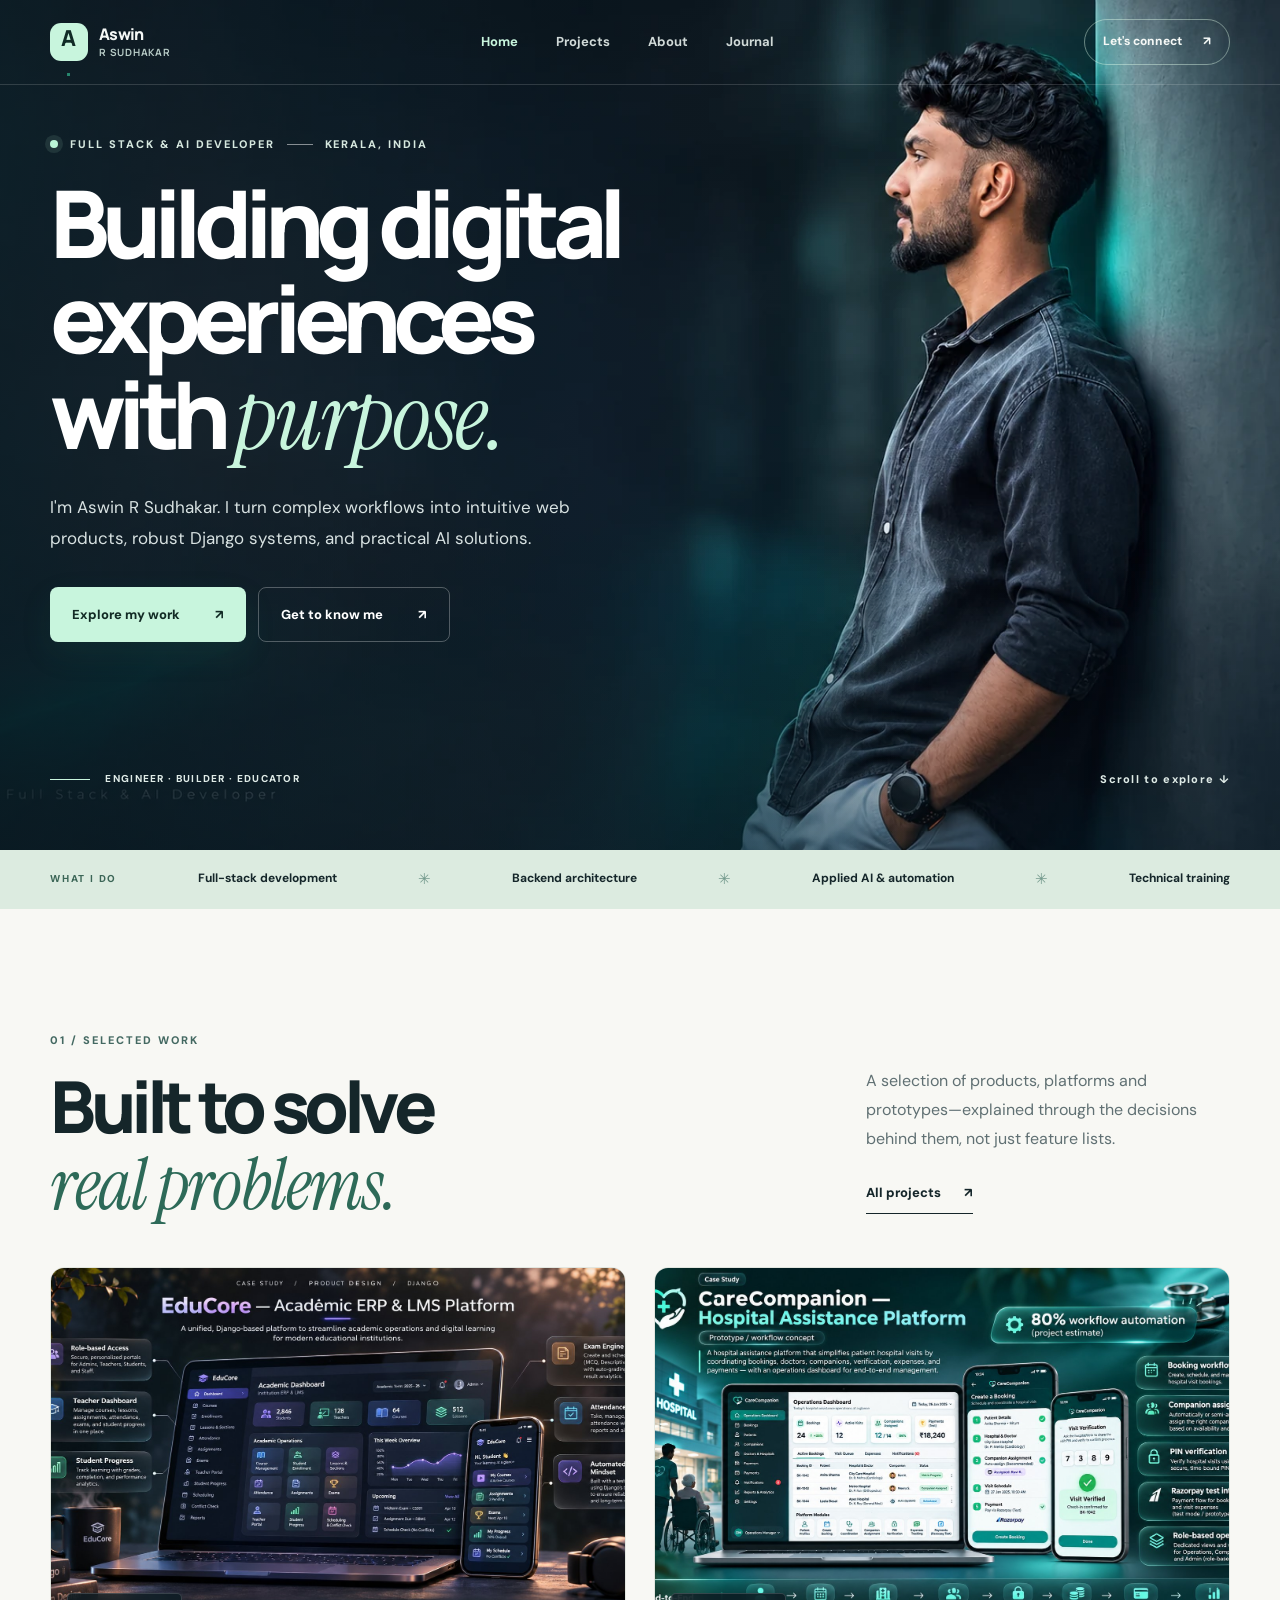
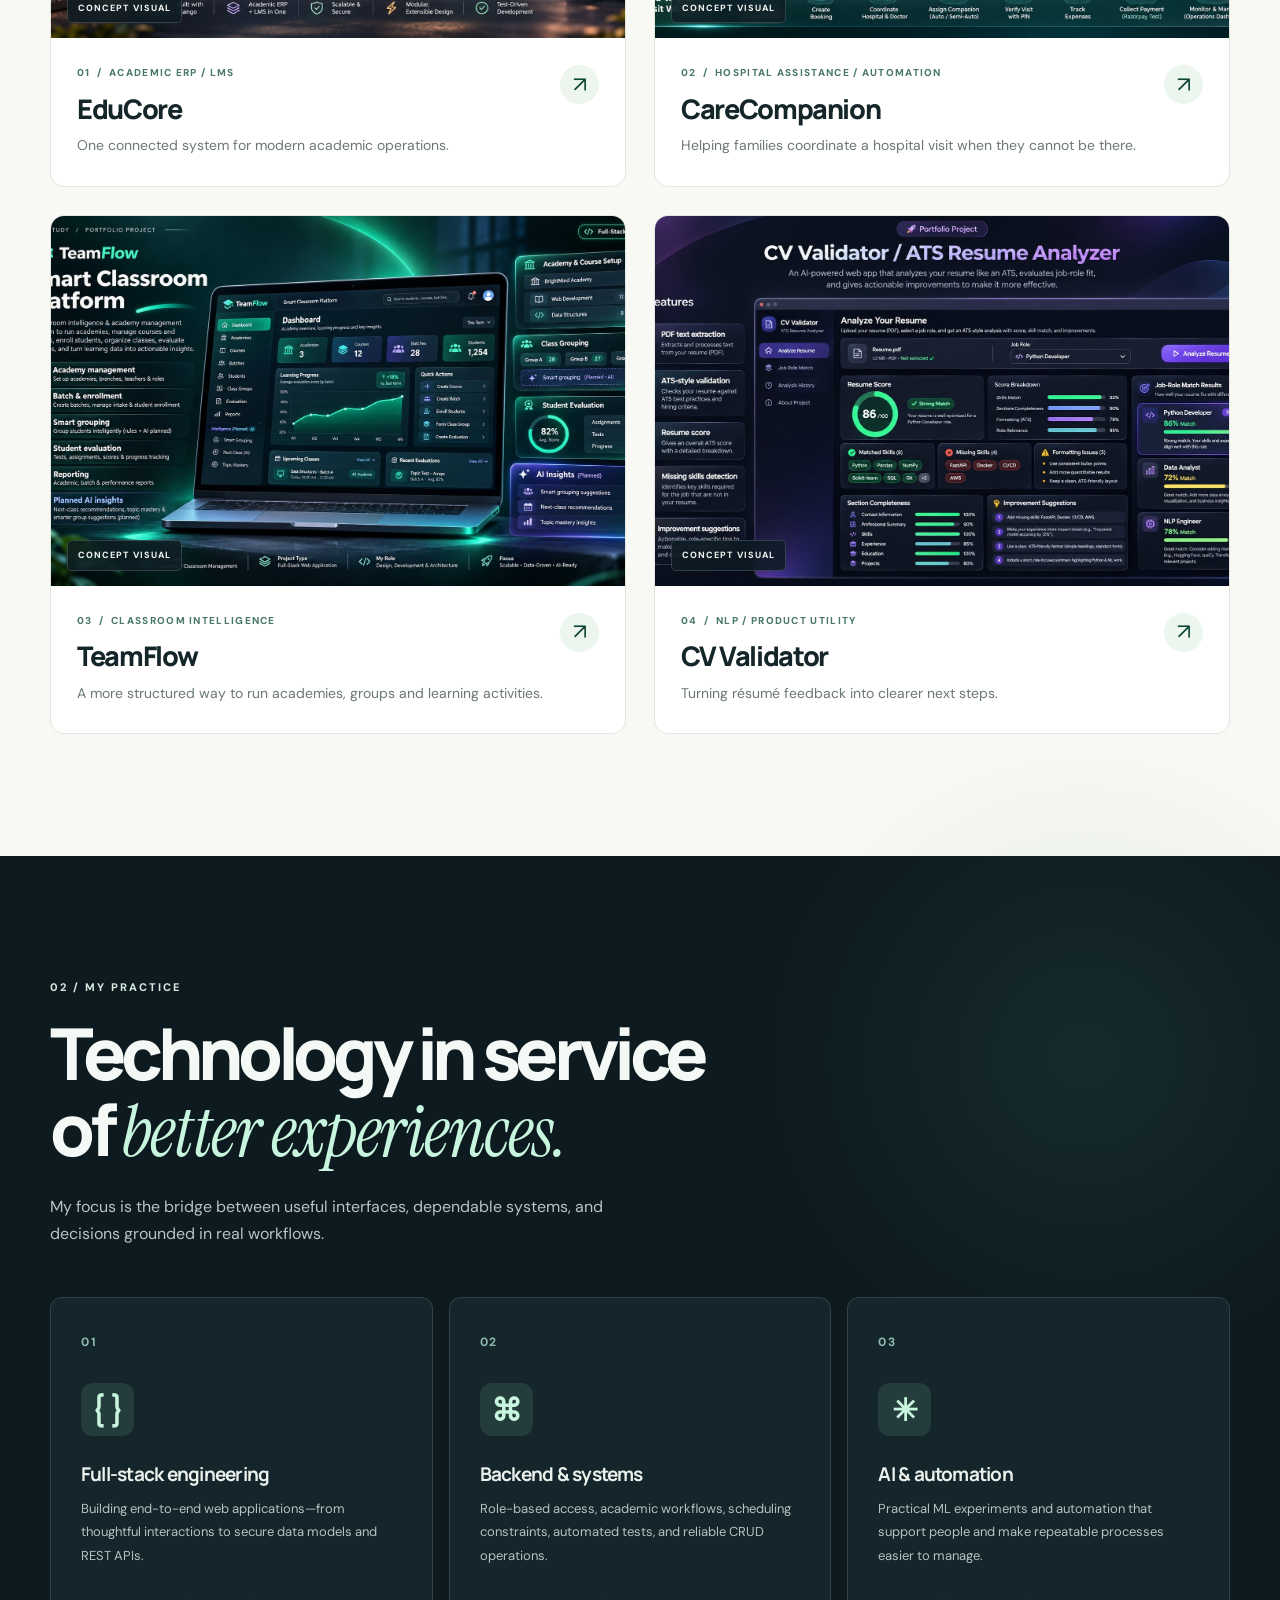
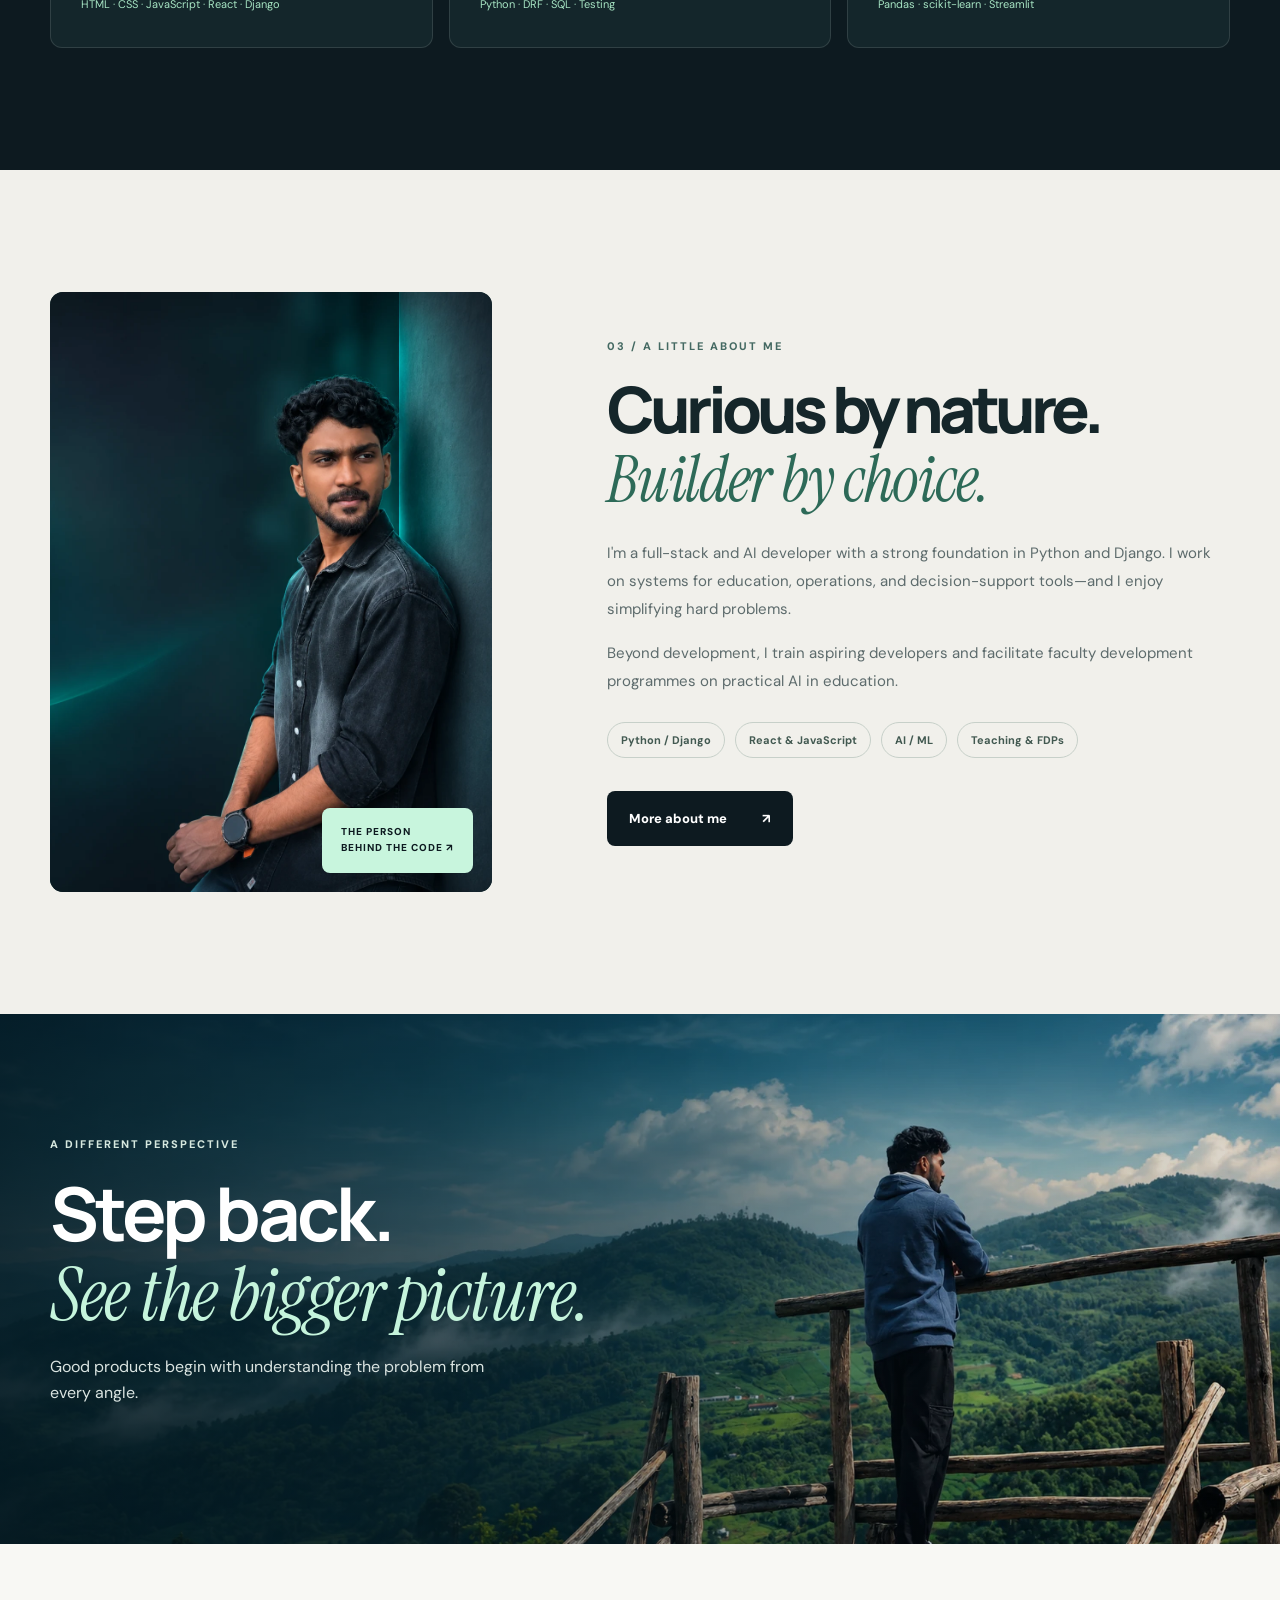
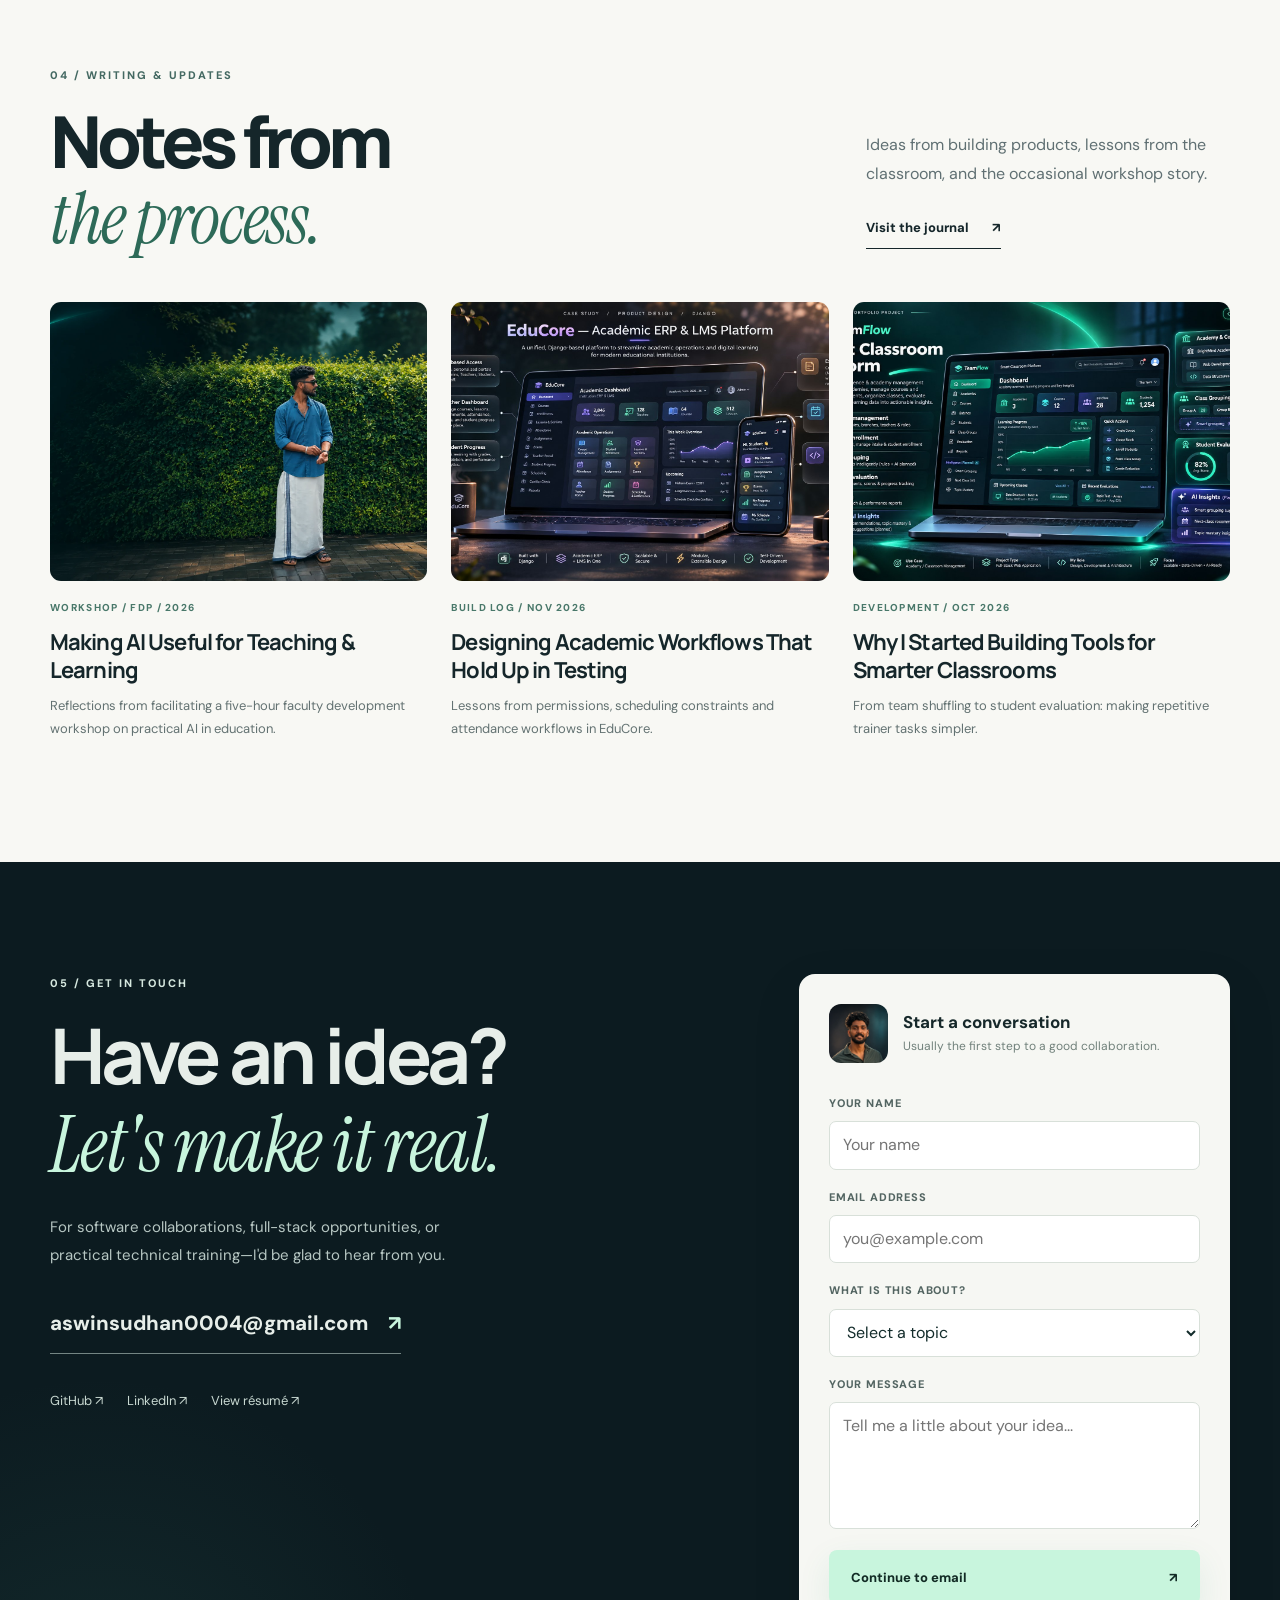
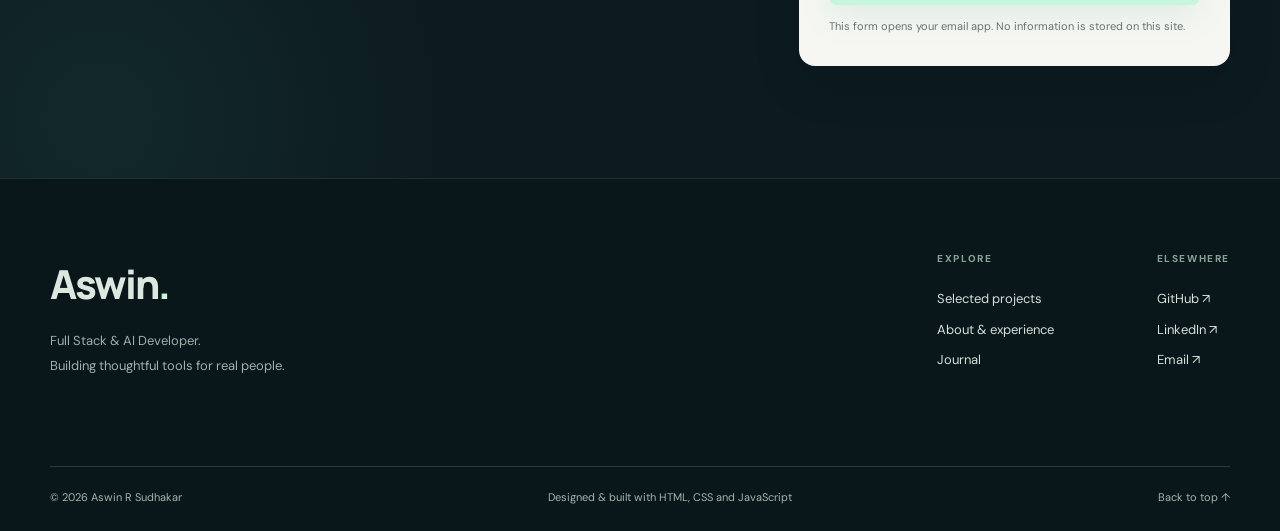
<file: index.html>
<!doctype html>
<html lang="en"><head><meta charset="utf-8"><meta name="viewport" content="width=device-width,initial-scale=1"><meta name="theme-color" content="#0c1b20"><meta name="description" content="Portfolio of Aswin R Sudhakar, Full Stack & AI Developer. Explore full-stack development, Django systems, case studies, teaching and writing."><meta property="og:type" content="website"><meta property="og:title" content="Full Stack & AI Developer | Aswin R Sudhakar"><meta property="og:description" content="Portfolio of Aswin R Sudhakar, Full Stack & AI Developer. Explore full-stack development, Django systems, case studies, teaching and writing."><meta property="og:image" content="assets/photos/hero.webp"><title>Full Stack & AI Developer | Aswin R Sudhakar</title><link rel="icon" type="image/svg+xml" href="favicon.svg"><link rel="preconnect" href="https://fonts.googleapis.com"><link rel="preconnect" href="https://fonts.gstatic.com" crossorigin><link href="https://fonts.googleapis.com/css2?family=DM+Sans:wght@400;500;600;700&family=Manrope:wght@400;500;600;700;800&family=Instrument+Serif:ital@0;1&display=swap" rel="stylesheet"><link rel="stylesheet" href="assets/style.css"><script src="assets/data.js" defer></script><script src="assets/app.js" defer></script></head>
<body id="top" data-page="home" class="home-page"><a class="skip-link" href="#main">Skip to content</a>
<div class="reading-progress" id="readingProgress" aria-hidden="true"></div>
<header class="site-header" id="siteHeader">
 <div class="container header-inner">
  <a class="brand" href="index.html" aria-label="Aswin R Sudhakar, homepage"><span class="brand-mark">A<span>.</span></span><span class="brand-copy">Aswin <small>R Sudhakar</small></span></a>
  <nav class="main-nav" aria-label="Primary navigation"><a href="index.html" data-page="home">Home</a><a href="projects.html" data-page="projects">Projects</a><a href="about.html" data-page="about">About</a><a href="blog.html" data-page="blog">Journal</a></nav>
  <div class="header-right"><a href="index.html#contact" class="header-cta">Let's connect <span aria-hidden="true">↗</span></a><button class="mobile-toggle" id="mobileToggle" aria-expanded="false" aria-controls="mobileMenu" aria-label="Open menu"><span></span><span></span></button></div>
 </div>
 <nav class="mobile-menu" id="mobileMenu" aria-label="Mobile navigation"><a href="index.html">Home</a><a href="projects.html">Projects</a><a href="about.html">About</a><a href="blog.html">Journal</a><a href="index.html#contact">Contact</a></nav>
</header><main id="main">
<section class="hero" id="home"><div class="hero-bg"><img src="assets/photos/hero.webp" alt="" aria-hidden="true" fetchpriority="high"></div><div class="hero-shade"></div>
<div class="container hero-layout"><div class="hero-copy"><p class="eyebrow on-dark"><span class="pulse"></span> FULL STACK & AI DEVELOPER <span class="eyebrow-dash"></span> KERALA, INDIA</p><h1>Building digital<br>experiences<br>with <i>purpose.</i></h1><p class="hero-lede">I'm Aswin R Sudhakar. I turn complex workflows into intuitive web products, robust Django systems, and practical AI solutions.</p><div class="hero-actions"><a class="button button-lime" href="projects.html">Explore my work <span>↗</span></a><a class="button button-text-light" href="about.html">Get to know me <span>↗</span></a></div></div><div class="hero-bottom"><span><span class="hero-line"></span> ENGINEER · BUILDER · EDUCATOR</span><a href="#featured">Scroll to explore ↓</a></div></div></section>
<div class="expertise-strip"><div class="container strip-inner"><span>WHAT I DO</span><p>Full-stack development</p><span class="strip-dot">✳</span><p>Backend architecture</p><span class="strip-dot">✳</span><p>Applied AI & automation</p><span class="strip-dot">✳</span><p>Technical training</p></div></div>
<section class="section section-paper" id="featured"><div class="container"><div class="section-top"><div><p class="eyebrow">01 / SELECTED WORK</p><h2 class="display-title">Built to solve<br><i>real problems.</i></h2></div><div class="section-aside"><p>A selection of products, platforms and prototypes—explained through the decisions behind them, not just feature lists.</p><a class="text-link" href="projects.html">All projects <span>↗</span></a></div></div><div id="featuredProjects" class="project-grid"></div></div></section>
<section class="section dark-feature" id="practice"><div class="container"><div class="feature-head"><p class="eyebrow on-dark">02 / MY PRACTICE</p><h2 class="display-title inverse">Technology in service<br>of <i>better experiences.</i></h2><p>My focus is the bridge between useful interfaces, dependable systems, and decisions grounded in real workflows.</p></div><div class="capabilities"><article><span class="cap-num">01</span><div class="cap-icon">{ }</div><h3>Full-stack engineering</h3><p>Building end-to-end web applications—from thoughtful interactions to secure data models and REST APIs.</p><small>HTML · CSS · JavaScript · React · Django</small></article><article><span class="cap-num">02</span><div class="cap-icon">⌘</div><h3>Backend & systems</h3><p>Role-based access, academic workflows, scheduling constraints, automated tests, and reliable CRUD operations.</p><small>Python · DRF · SQL · Testing</small></article><article><span class="cap-num">03</span><div class="cap-icon">✳</div><h3>AI & automation</h3><p>Practical ML experiments and automation that support people and make repeatable processes easier to manage.</p><small>Pandas · scikit-learn · Streamlit</small></article></div></div></section>
<section class="section about-feature"><div class="container about-feature-grid"><div class="about-visual"><img src="assets/photos/about.webp" alt="Aswin wearing a dark shirt, standing against a wall" loading="lazy"><div class="photo-stamp">THE PERSON<br>BEHIND THE CODE ↗</div></div><div class="about-feature-text"><p class="eyebrow">03 / A LITTLE ABOUT ME</p><h2 class="display-title">Curious by nature.<br><i>Builder by choice.</i></h2><p>I'm a full-stack and AI developer with a strong foundation in Python and Django. I work on systems for education, operations, and decision-support tools—and I enjoy simplifying hard problems.</p><p>Beyond development, I train aspiring developers and facilitate faculty development programmes on practical AI in education.</p><div class="mini-tags"><span>Python / Django</span><span>React & JavaScript</span><span>AI / ML</span><span>Teaching & FDPs</span></div><a class="button button-dark" href="about.html">More about me <span>↗</span></a></div></div></section>
<section class="wide-image-section"><img src="assets/photos/mountain.webp" alt="Aswin overlooking green mountains from a wooden viewpoint" loading="lazy"><div class="wide-image-shade"></div><div class="container wide-image-content"><p class="eyebrow on-dark">A DIFFERENT PERSPECTIVE</p><h2>Step back.<br><i>See the bigger picture.</i></h2><p>Good products begin with understanding the problem from every angle.</p></div></section>
<section class="section section-paper" id="journal"><div class="container"><div class="section-top"><div><p class="eyebrow">04 / WRITING & UPDATES</p><h2 class="display-title">Notes from<br><i>the process.</i></h2></div><div class="section-aside"><p>Ideas from building products, lessons from the classroom, and the occasional workshop story.</p><a class="text-link" href="blog.html">Visit the journal <span>↗</span></a></div></div><div id="homePosts" class="posts-grid"></div></div></section>
<section class="contact-section" id="contact"><div class="container contact-grid"><div class="contact-copy"><p class="eyebrow on-dark">05 / GET IN TOUCH</p><h2>Have an idea?<br><i>Let's make it real.</i></h2><p>For software collaborations, full-stack opportunities, or practical technical training—I'd be glad to hear from you.</p><a class="contact-email" href="mailto:aswinsudhan0004@gmail.com">aswinsudhan0004@gmail.com <span>↗</span></a><div class="contact-links"><a href="https://github.com/Aswin0004" target="_blank" rel="noopener noreferrer">GitHub ↗</a><a href="https://www.linkedin.com/in/aswin-r-sudhakar-761309316" target="_blank" rel="noopener noreferrer">LinkedIn ↗</a><a href="assets/docs/Aswin-R-Sudhakar-CV.pdf" target="_blank" rel="noopener noreferrer">View résumé ↗</a></div></div><div class="contact-card"><div class="contact-card-top"><img src="assets/photos/headshot.webp" alt="Portrait of Aswin" loading="lazy"><div><strong>Start a conversation</strong><span>Usually the first step to a good collaboration.</span></div></div><form id="contactForm"><label for="name">Your name</label><input type="text" id="name" name="name" placeholder="Your name" required maxlength="100" autocomplete="name"><label for="email">Email address</label><input type="email" id="email" name="email" placeholder="you@example.com" required maxlength="200" autocomplete="email"><label for="subject">What is this about?</label><select id="subject" name="subject" required><option value="" selected disabled>Select a topic</option><option value="Project collaboration">Project collaboration</option><option value="Job opportunity">Job opportunity</option><option value="Technical training / FDP">Technical training / FDP</option><option value="General enquiry">General enquiry</option></select><label for="message">Your message</label><textarea id="message" name="message" rows="4" placeholder="Tell me a little about your idea..." required maxlength="3000"></textarea><button class="button button-lime full-width" type="submit">Continue to email <span>↗</span></button><p class="form-note" id="formNote" role="status">This form opens your email app. No information is stored on this site.</p></form></div></div></section>
</main><footer class="site-footer"><div class="container"><div class="footer-main"><div><a href="index.html" class="footer-brand">Aswin<span>.</span></a><p>Full Stack & AI Developer.<br>Building thoughtful tools for real people.</p></div><div class="footer-nav"><div><span>Explore</span><a href="projects.html">Selected projects</a><a href="about.html">About & experience</a><a href="blog.html">Journal</a></div><div><span>Elsewhere</span><a href="https://github.com/Aswin0004" target="_blank" rel="noopener noreferrer">GitHub ↗</a><a href="https://www.linkedin.com/in/aswin-r-sudhakar-761309316" target="_blank" rel="noopener noreferrer">LinkedIn ↗</a><a href="mailto:aswinsudhan0004@gmail.com">Email ↗</a></div></div></div><div class="footer-bottom"><span>© <span data-year></span> Aswin R Sudhakar</span><span>Designed & built with HTML, CSS and JavaScript</span><a href="#top">Back to top ↑</a></div></div></footer></body></html>
</file>
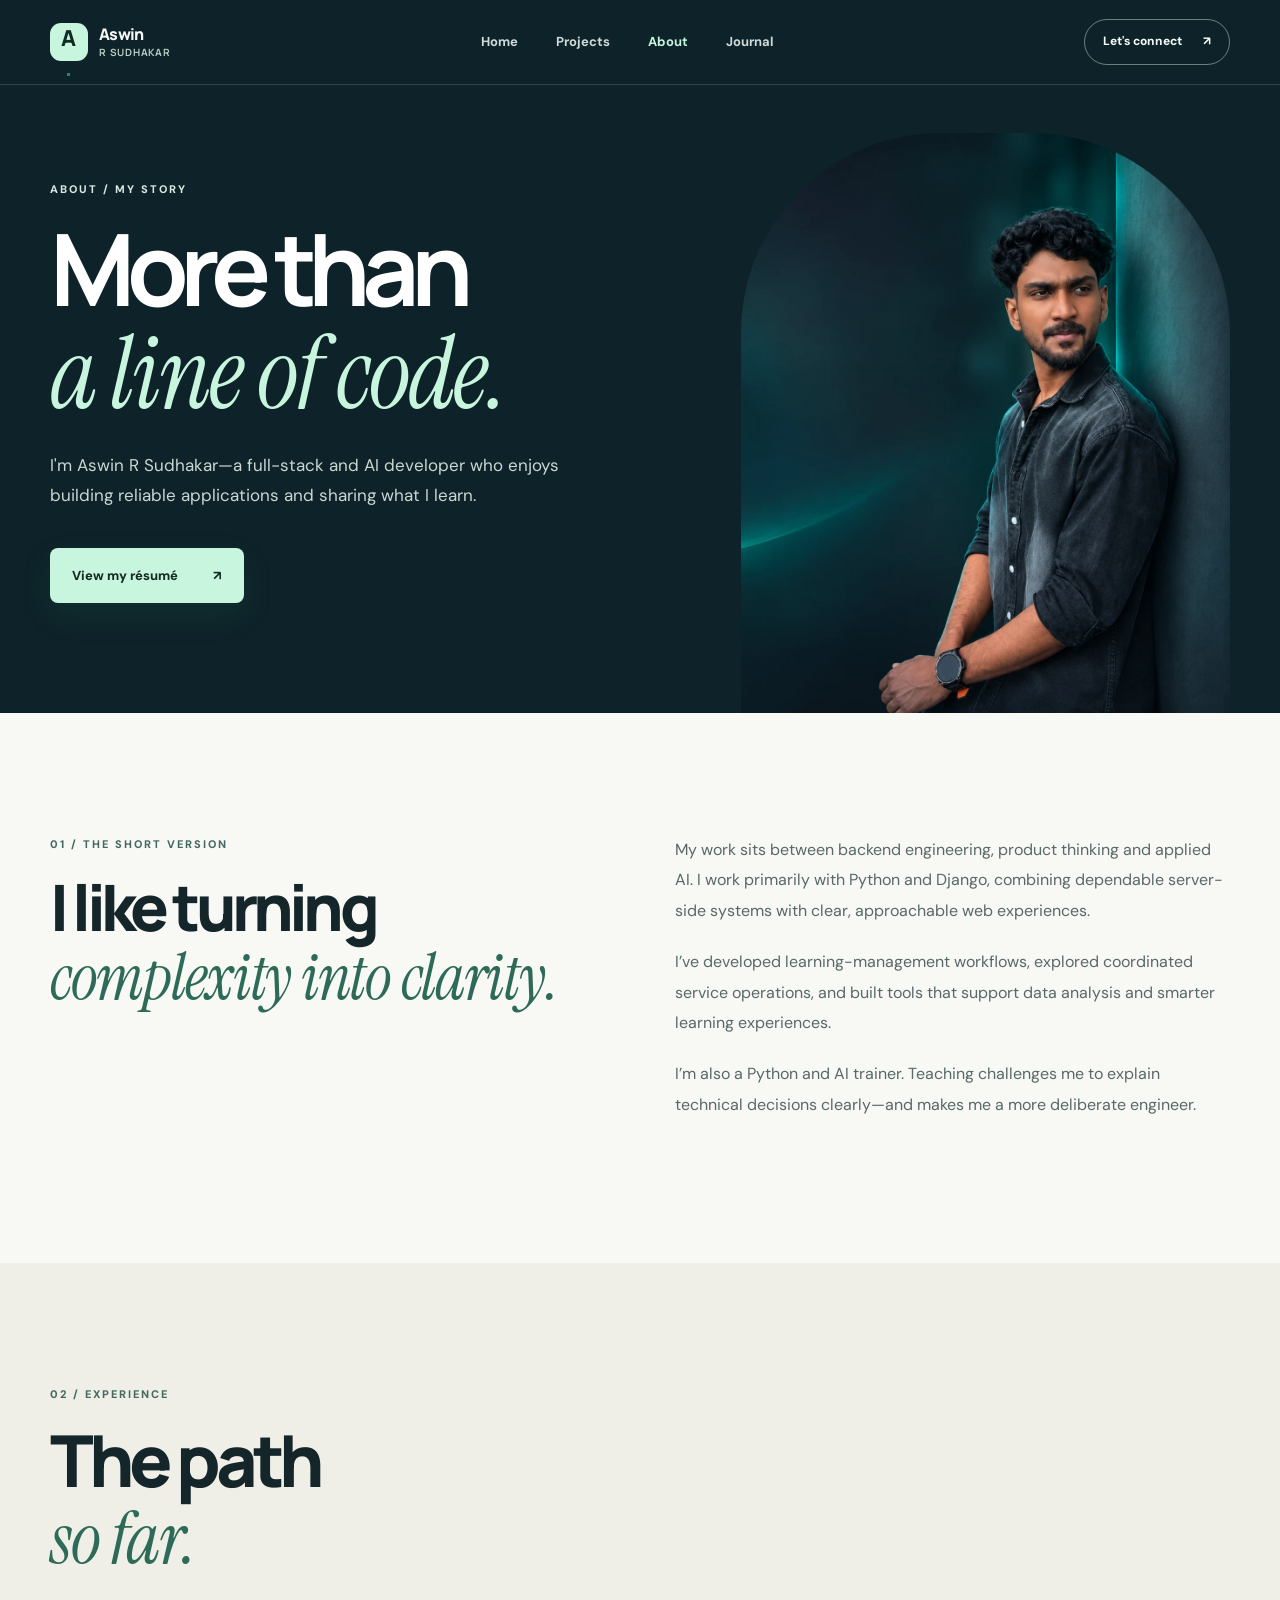
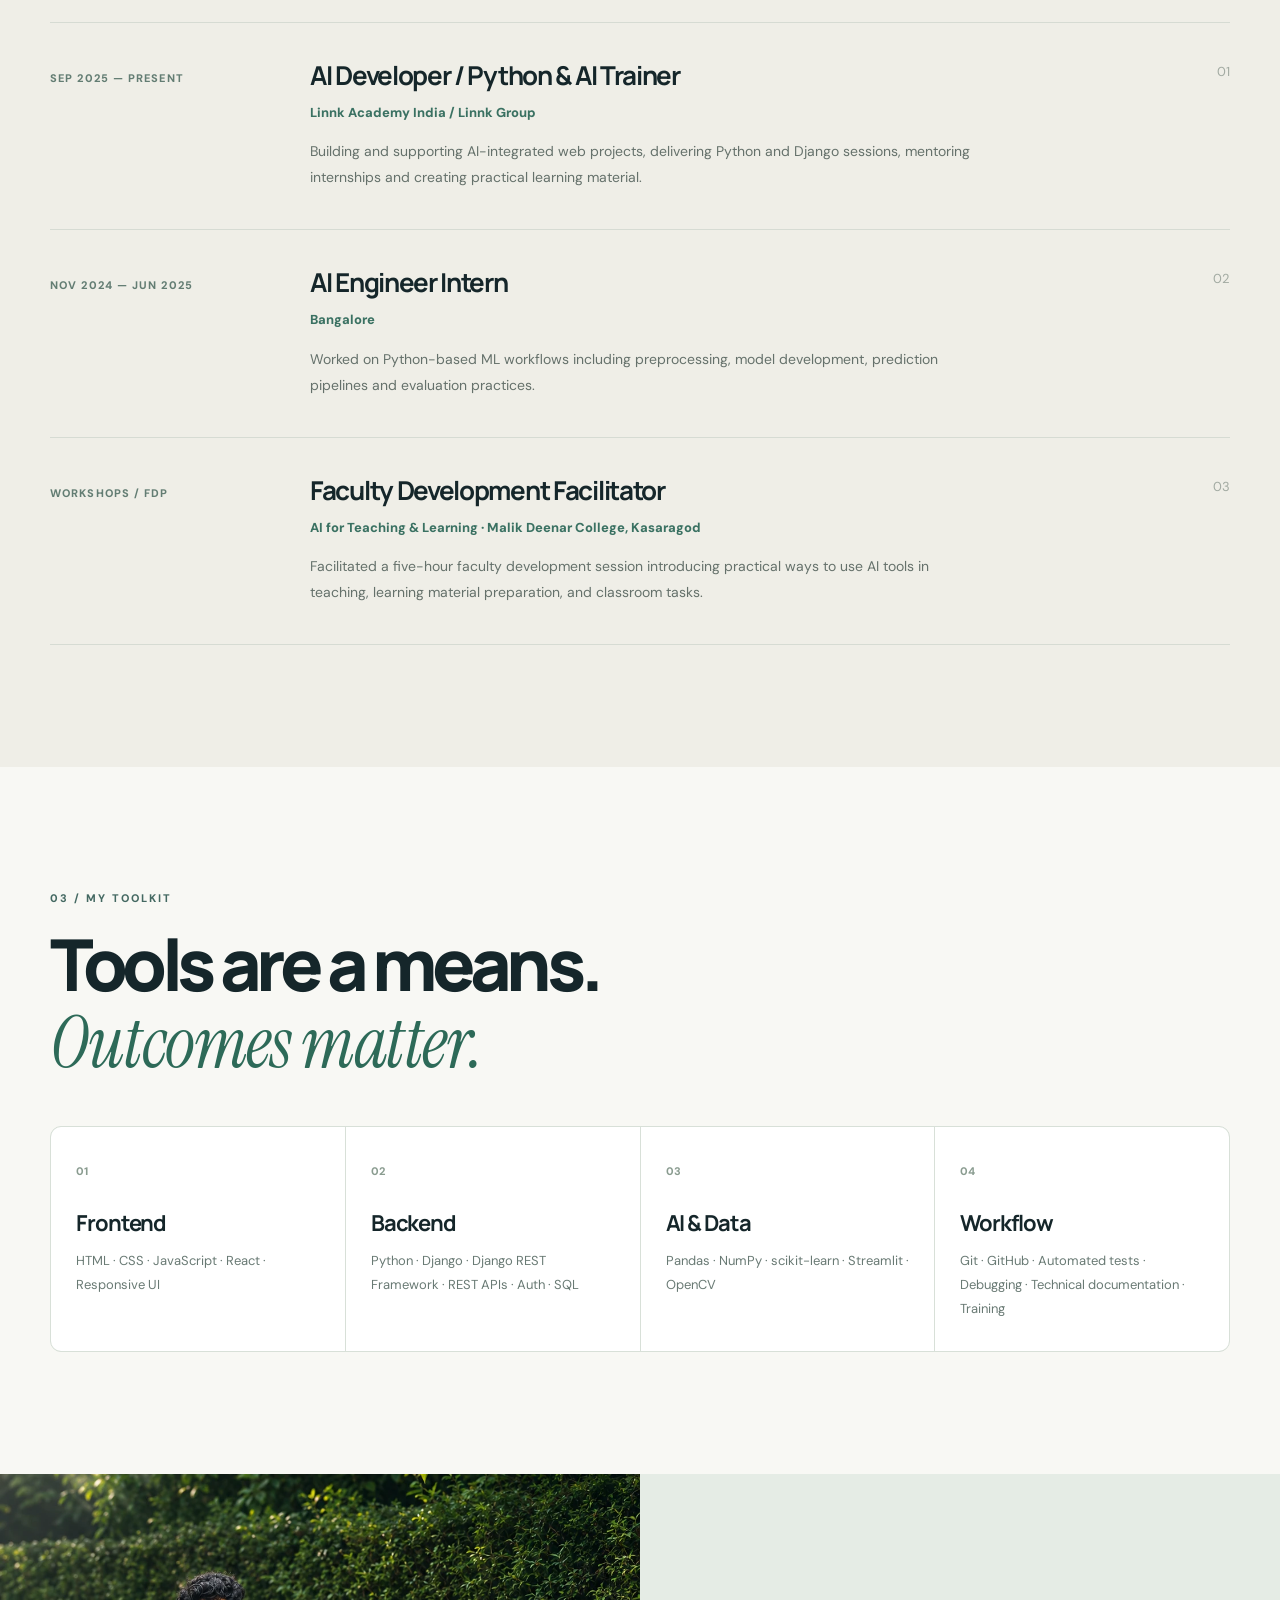
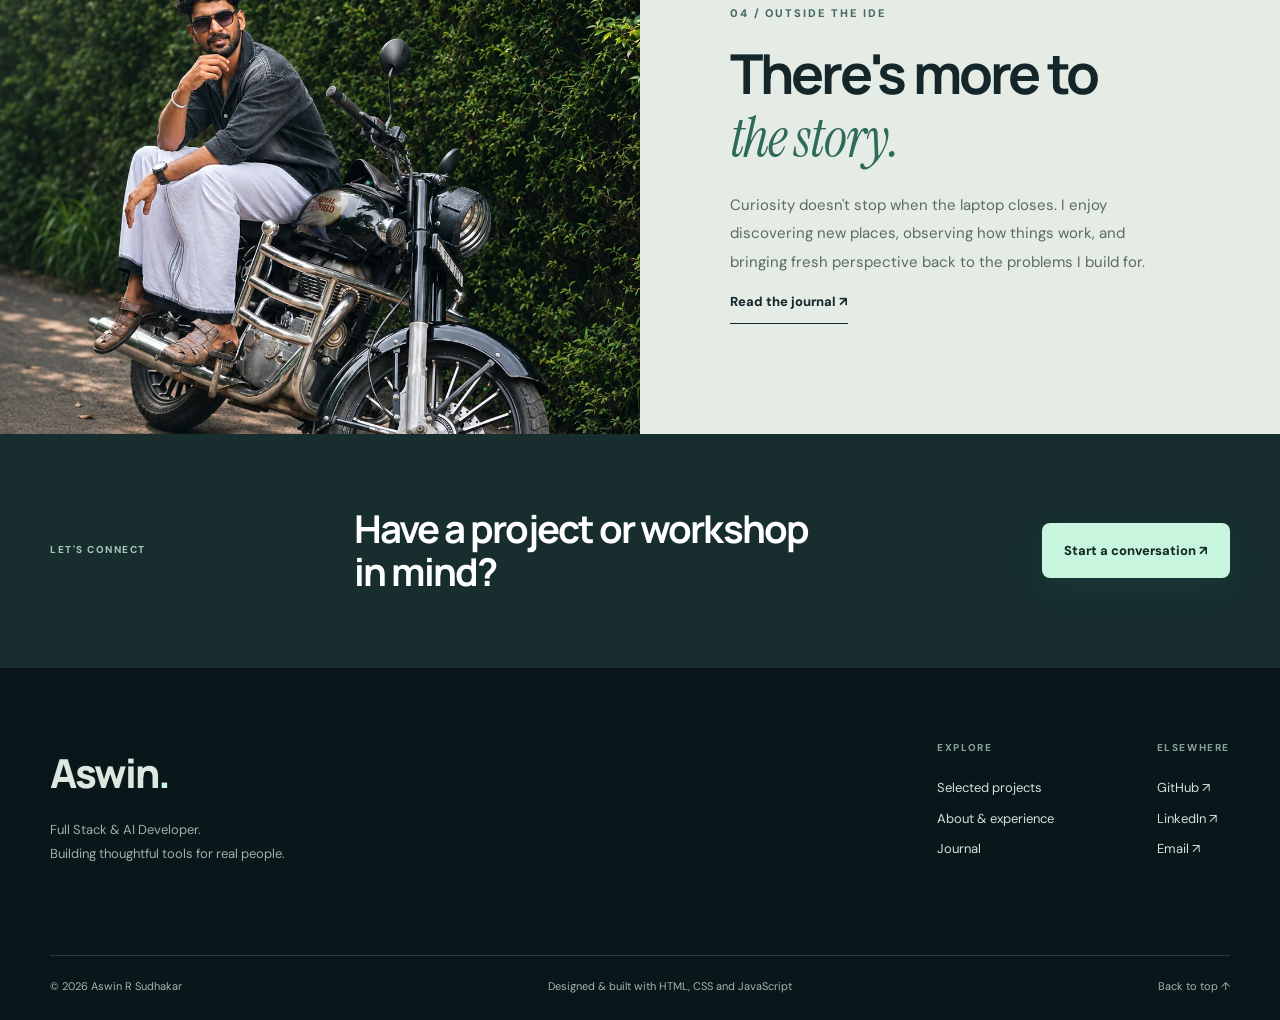
<file: about.html>
<!doctype html>
<html lang="en"><head><meta charset="utf-8"><meta name="viewport" content="width=device-width,initial-scale=1"><meta name="theme-color" content="#0c1b20"><meta name="description" content="Learn about the work, development background, technical skills and AI faculty development training of Aswin R Sudhakar."><meta property="og:type" content="website"><meta property="og:title" content="About & Experience | Aswin R Sudhakar"><meta property="og:description" content="Learn about the work, development background, technical skills and AI faculty development training of Aswin R Sudhakar."><meta property="og:image" content="assets/photos/hero.webp"><title>About & Experience | Aswin R Sudhakar</title><link rel="icon" type="image/svg+xml" href="favicon.svg"><link rel="preconnect" href="https://fonts.googleapis.com"><link rel="preconnect" href="https://fonts.gstatic.com" crossorigin><link href="https://fonts.googleapis.com/css2?family=DM+Sans:wght@400;500;600;700&family=Manrope:wght@400;500;600;700;800&family=Instrument+Serif:ital@0;1&display=swap" rel="stylesheet"><link rel="stylesheet" href="assets/style.css"><script src="assets/data.js" defer></script><script src="assets/app.js" defer></script></head>
<body id="top" data-page="about" ><a class="skip-link" href="#main">Skip to content</a>
<div class="reading-progress" id="readingProgress" aria-hidden="true"></div>
<header class="site-header" id="siteHeader">
 <div class="container header-inner">
  <a class="brand" href="index.html" aria-label="Aswin R Sudhakar, homepage"><span class="brand-mark">A<span>.</span></span><span class="brand-copy">Aswin <small>R Sudhakar</small></span></a>
  <nav class="main-nav" aria-label="Primary navigation"><a href="index.html" data-page="home">Home</a><a href="projects.html" data-page="projects">Projects</a><a href="about.html" data-page="about">About</a><a href="blog.html" data-page="blog">Journal</a></nav>
  <div class="header-right"><a href="index.html#contact" class="header-cta">Let's connect <span aria-hidden="true">↗</span></a><button class="mobile-toggle" id="mobileToggle" aria-expanded="false" aria-controls="mobileMenu" aria-label="Open menu"><span></span><span></span></button></div>
 </div>
 <nav class="mobile-menu" id="mobileMenu" aria-label="Mobile navigation"><a href="index.html">Home</a><a href="projects.html">Projects</a><a href="about.html">About</a><a href="blog.html">Journal</a><a href="index.html#contact">Contact</a></nav>
</header><main id="main"><section class="about-hero"><div class="container about-hero-layout"><div class="about-hero-copy"><p class="eyebrow on-dark">ABOUT / MY STORY</p><h1>More than<br><i>a line of code.</i></h1><p>I'm Aswin R Sudhakar—a full-stack and AI developer who enjoys building reliable applications and sharing what I learn.</p><a class="button button-lime" href="assets/docs/Aswin-R-Sudhakar-CV.pdf" target="_blank" rel="noopener noreferrer">View my résumé <span>↗</span></a></div><div class="about-hero-portrait"><img src="assets/photos/about.webp" alt="Portrait of Aswin in a black button-up shirt" fetchpriority="high"></div></div></section>
<section class="section section-paper"><div class="container about-story-grid"><div><p class="eyebrow">01 / THE SHORT VERSION</p><h2 class="display-title">I like turning<br><i>complexity into clarity.</i></h2></div><div class="prose-lead"><p>My work sits between backend engineering, product thinking and applied AI. I work primarily with Python and Django, combining dependable server-side systems with clear, approachable web experiences.</p><p>I’ve developed learning-management workflows, explored coordinated service operations, and built tools that support data analysis and smarter learning experiences.</p><p>I’m also a Python and AI trainer. Teaching challenges me to explain technical decisions clearly—and makes me a more deliberate engineer.</p></div></div></section>
<section class="section section-cream"><div class="container"><div class="section-top"><div><p class="eyebrow">02 / EXPERIENCE</p><h2 class="display-title">The path<br><i>so far.</i></h2></div></div><div class="timeline"><article class="timeline-item"><span class="timeline-date">SEP 2025 — PRESENT</span><div><h3>AI Developer / Python & AI Trainer</h3><span class="timeline-company">Linnk Academy India / Linnk Group</span><p>Building and supporting AI-integrated web projects, delivering Python and Django sessions, mentoring internships and creating practical learning material.</p></div><span class="timeline-count">01</span></article><article class="timeline-item"><span class="timeline-date">NOV 2024 — JUN 2025</span><div><h3>AI Engineer Intern</h3><span class="timeline-company">Bangalore</span><p>Worked on Python-based ML workflows including preprocessing, model development, prediction pipelines and evaluation practices.</p></div><span class="timeline-count">02</span></article><article class="timeline-item"><span class="timeline-date">WORKSHOPS / FDP</span><div><h3>Faculty Development Facilitator</h3><span class="timeline-company">AI for Teaching & Learning · Malik Deenar College, Kasaragod</span><p>Facilitated a five-hour faculty development session introducing practical ways to use AI tools in teaching, learning material preparation, and classroom tasks.</p></div><span class="timeline-count">03</span></article></div></div></section>
<section class="section section-paper"><div class="container"><div class="section-top"><div><p class="eyebrow">03 / MY TOOLKIT</p><h2 class="display-title">Tools are a means.<br><i>Outcomes matter.</i></h2></div></div><div class="skill-columns"><div><span>01</span><h3>Frontend</h3><p>HTML · CSS · JavaScript · React · Responsive UI</p></div><div><span>02</span><h3>Backend</h3><p>Python · Django · Django REST Framework · REST APIs · Auth · SQL</p></div><div><span>03</span><h3>AI & Data</h3><p>Pandas · NumPy · scikit-learn · Streamlit · OpenCV</p></div><div><span>04</span><h3>Workflow</h3><p>Git · GitHub · Automated tests · Debugging · Technical documentation · Training</p></div></div></div></section>
<section class="about-outside"><div class="about-outside-photo"><img src="assets/photos/motorcycle.webp" loading="lazy" alt="Aswin sitting beside a motorcycle outdoors"></div><div class="about-outside-copy"><p class="eyebrow">04 / OUTSIDE THE IDE</p><h2>There's more to<br><i>the story.</i></h2><p>Curiosity doesn't stop when the laptop closes. I enjoy discovering new places, observing how things work, and bringing fresh perspective back to the problems I build for.</p><a class="text-link" href="blog.html">Read the journal ↗</a></div></section>
<section class="simple-cta"><div class="container"><span>LET'S CONNECT</span><h2>Have a project or workshop in mind?</h2><a class="button button-lime" href="index.html#contact">Start a conversation ↗</a></div></section></main><footer class="site-footer"><div class="container"><div class="footer-main"><div><a href="index.html" class="footer-brand">Aswin<span>.</span></a><p>Full Stack & AI Developer.<br>Building thoughtful tools for real people.</p></div><div class="footer-nav"><div><span>Explore</span><a href="projects.html">Selected projects</a><a href="about.html">About & experience</a><a href="blog.html">Journal</a></div><div><span>Elsewhere</span><a href="https://github.com/Aswin0004" target="_blank" rel="noopener noreferrer">GitHub ↗</a><a href="https://www.linkedin.com/in/aswin-r-sudhakar-761309316" target="_blank" rel="noopener noreferrer">LinkedIn ↗</a><a href="mailto:aswinsudhan0004@gmail.com">Email ↗</a></div></div></div><div class="footer-bottom"><span>© <span data-year></span> Aswin R Sudhakar</span><span>Designed & built with HTML, CSS and JavaScript</span><a href="#top">Back to top ↑</a></div></div></footer></body></html>
</file>
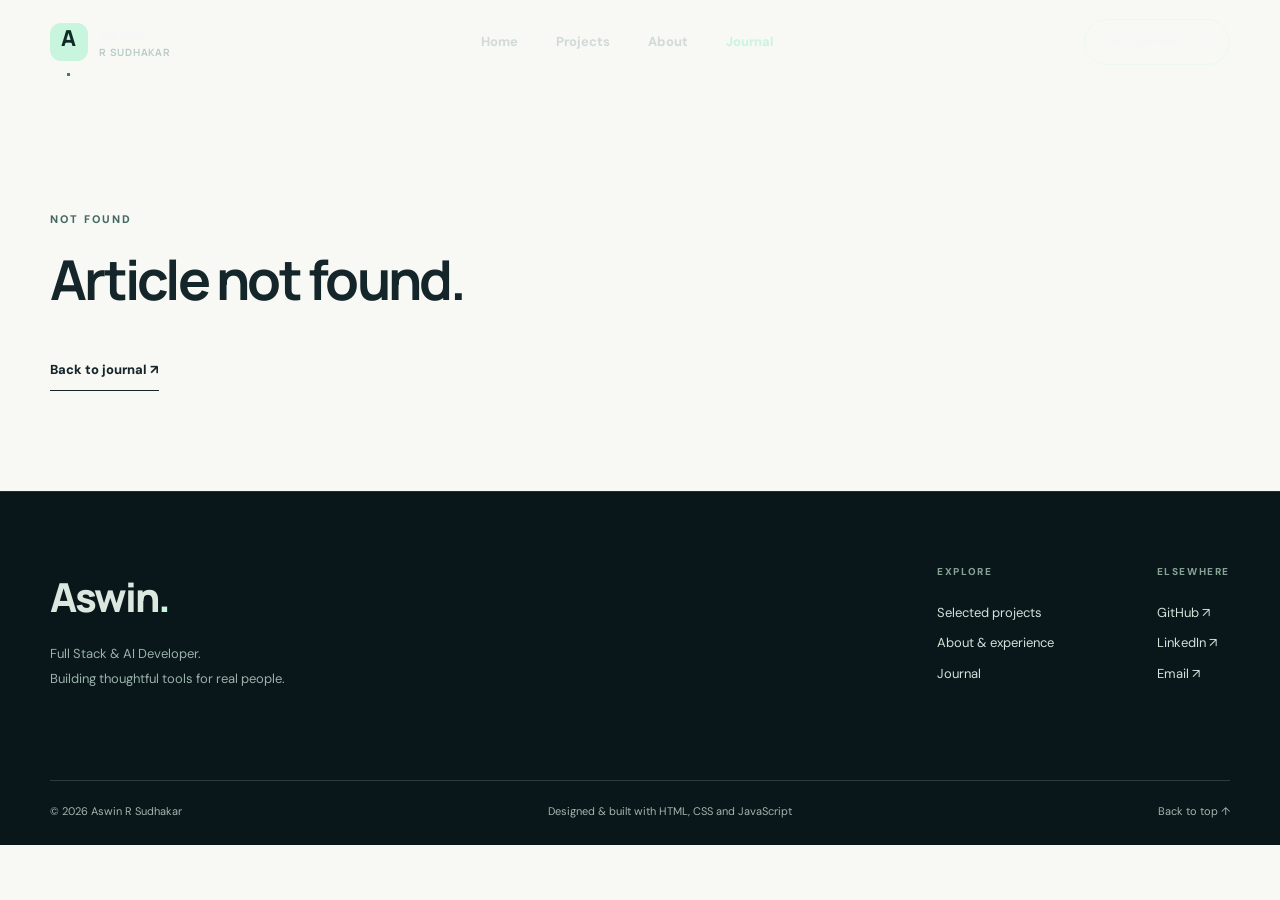
<file: article.html>
<!doctype html>
<html lang="en"><head><meta charset="utf-8"><meta name="viewport" content="width=device-width,initial-scale=1"><meta name="theme-color" content="#0c1b20"><meta name="description" content="A note from the development and AI training journal of Aswin R Sudhakar."><meta property="og:type" content="website"><meta property="og:title" content="Journal Article | Aswin R Sudhakar"><meta property="og:description" content="A note from the development and AI training journal of Aswin R Sudhakar."><meta property="og:image" content="assets/photos/hero.webp"><title>Journal Article | Aswin R Sudhakar</title><link rel="icon" type="image/svg+xml" href="favicon.svg"><link rel="preconnect" href="https://fonts.googleapis.com"><link rel="preconnect" href="https://fonts.gstatic.com" crossorigin><link href="https://fonts.googleapis.com/css2?family=DM+Sans:wght@400;500;600;700&family=Manrope:wght@400;500;600;700;800&family=Instrument+Serif:ital@0;1&display=swap" rel="stylesheet"><link rel="stylesheet" href="assets/style.css"><script src="assets/data.js" defer></script><script src="assets/app.js" defer></script></head>
<body id="top" data-page="blog" ><a class="skip-link" href="#main">Skip to content</a>
<div class="reading-progress" id="readingProgress" aria-hidden="true"></div>
<header class="site-header" id="siteHeader">
 <div class="container header-inner">
  <a class="brand" href="index.html" aria-label="Aswin R Sudhakar, homepage"><span class="brand-mark">A<span>.</span></span><span class="brand-copy">Aswin <small>R Sudhakar</small></span></a>
  <nav class="main-nav" aria-label="Primary navigation"><a href="index.html" data-page="home">Home</a><a href="projects.html" data-page="projects">Projects</a><a href="about.html" data-page="about">About</a><a href="blog.html" data-page="blog">Journal</a></nav>
  <div class="header-right"><a href="index.html#contact" class="header-cta">Let's connect <span aria-hidden="true">↗</span></a><button class="mobile-toggle" id="mobileToggle" aria-expanded="false" aria-controls="mobileMenu" aria-label="Open menu"><span></span><span></span></button></div>
 </div>
 <nav class="mobile-menu" id="mobileMenu" aria-label="Mobile navigation"><a href="index.html">Home</a><a href="projects.html">Projects</a><a href="about.html">About</a><a href="blog.html">Journal</a><a href="index.html#contact">Contact</a></nav>
</header><main id="main"><div id="articleDetail"><section class="loading-intro container"><p class="eyebrow">JOURNAL ARTICLE</p><h1>Notes worth sharing.</h1><p><a href="blog.html">Return to the journal ↗</a></p></section></div></main><footer class="site-footer"><div class="container"><div class="footer-main"><div><a href="index.html" class="footer-brand">Aswin<span>.</span></a><p>Full Stack & AI Developer.<br>Building thoughtful tools for real people.</p></div><div class="footer-nav"><div><span>Explore</span><a href="projects.html">Selected projects</a><a href="about.html">About & experience</a><a href="blog.html">Journal</a></div><div><span>Elsewhere</span><a href="https://github.com/Aswin0004" target="_blank" rel="noopener noreferrer">GitHub ↗</a><a href="https://www.linkedin.com/in/aswin-r-sudhakar-761309316" target="_blank" rel="noopener noreferrer">LinkedIn ↗</a><a href="mailto:aswinsudhan0004@gmail.com">Email ↗</a></div></div></div><div class="footer-bottom"><span>© <span data-year></span> Aswin R Sudhakar</span><span>Designed & built with HTML, CSS and JavaScript</span><a href="#top">Back to top ↑</a></div></div></footer></body></html>
</file>
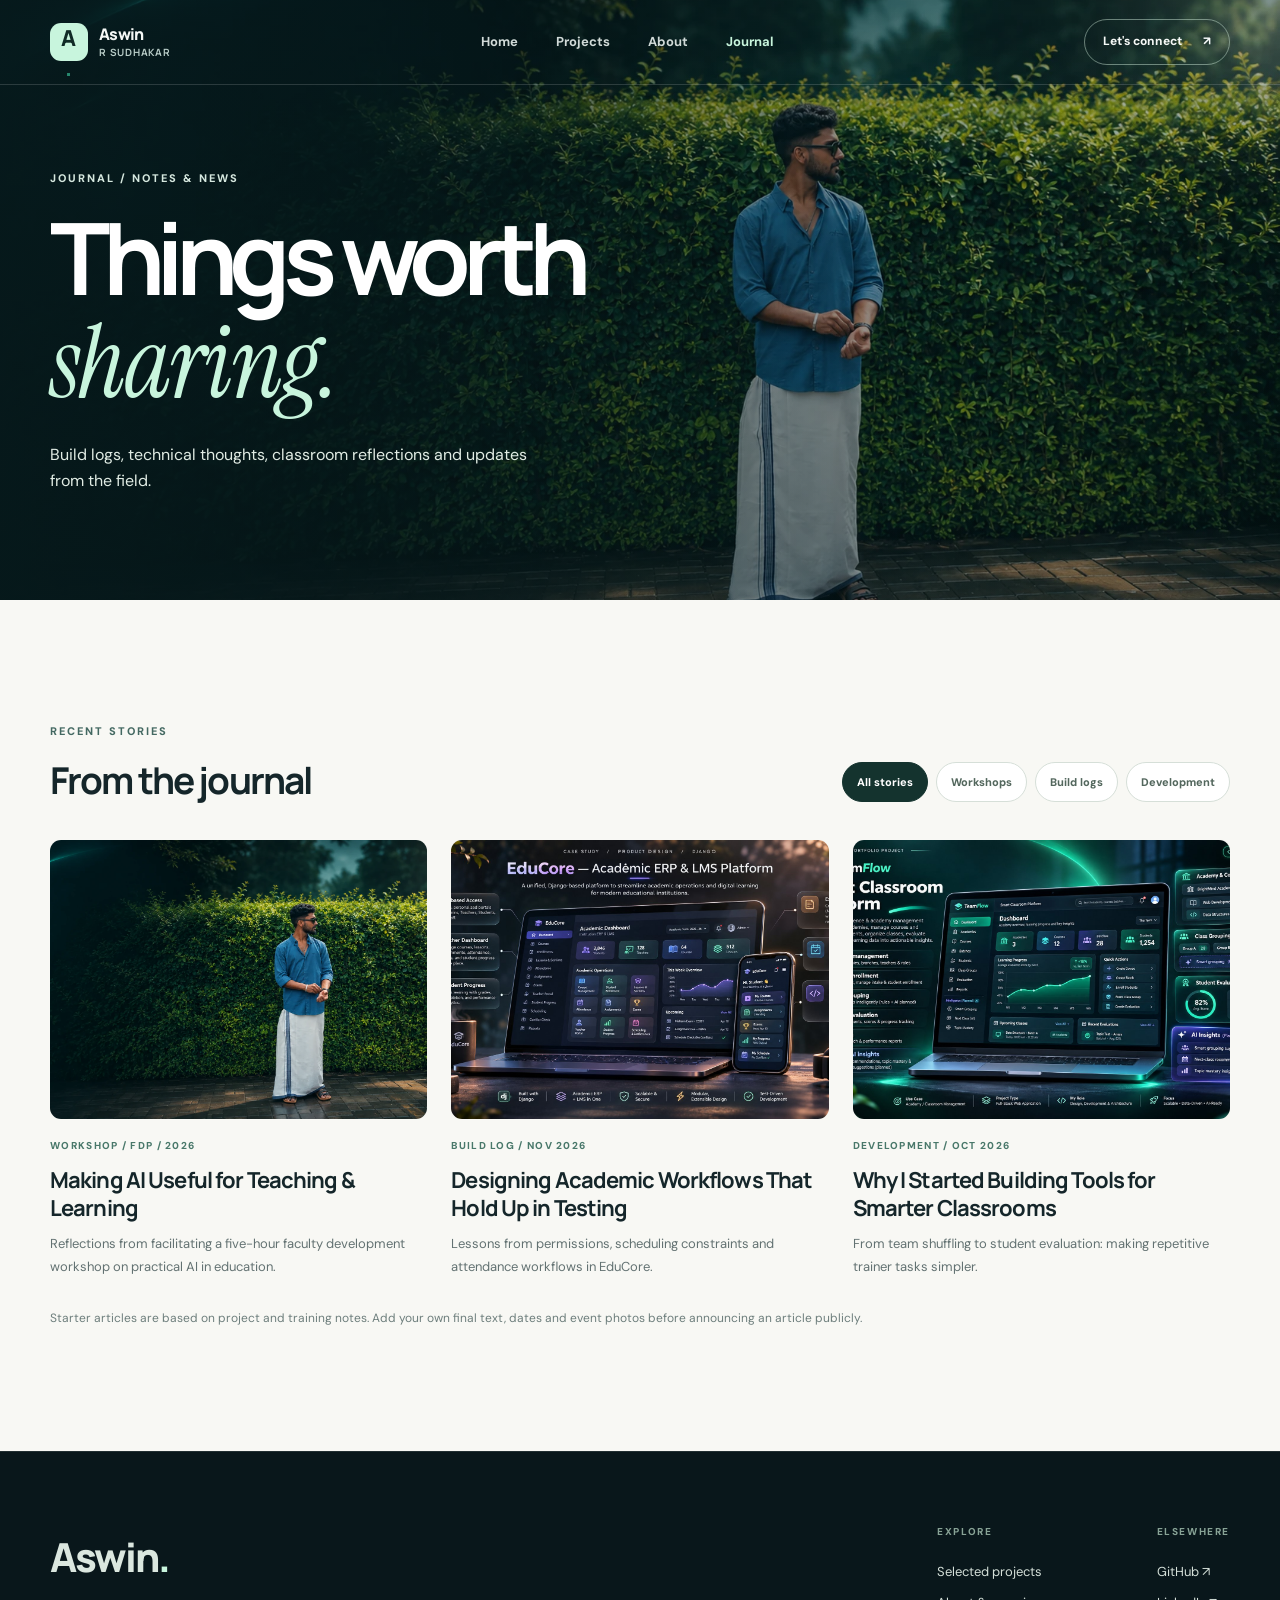
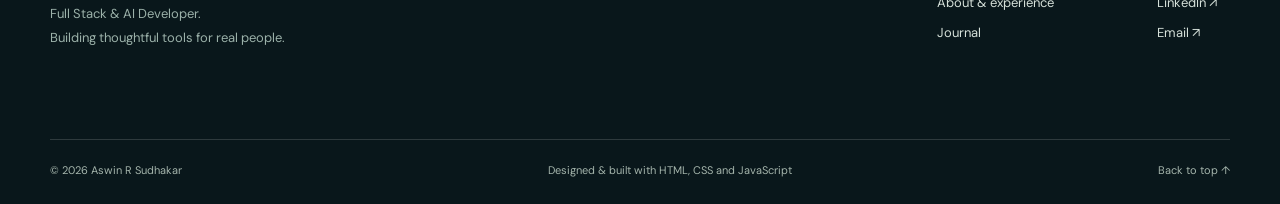
<file: blog.html>
<!doctype html>
<html lang="en"><head><meta charset="utf-8"><meta name="viewport" content="width=device-width,initial-scale=1"><meta name="theme-color" content="#0c1b20"><meta name="description" content="Articles about development, AI projects, software engineering, faculty development programmes and technical training."><meta property="og:type" content="website"><meta property="og:title" content="Journal | Aswin R Sudhakar"><meta property="og:description" content="Articles about development, AI projects, software engineering, faculty development programmes and technical training."><meta property="og:image" content="assets/photos/hero.webp"><title>Journal | Aswin R Sudhakar</title><link rel="icon" type="image/svg+xml" href="favicon.svg"><link rel="preconnect" href="https://fonts.googleapis.com"><link rel="preconnect" href="https://fonts.gstatic.com" crossorigin><link href="https://fonts.googleapis.com/css2?family=DM+Sans:wght@400;500;600;700&family=Manrope:wght@400;500;600;700;800&family=Instrument+Serif:ital@0;1&display=swap" rel="stylesheet"><link rel="stylesheet" href="assets/style.css"><script src="assets/data.js" defer></script><script src="assets/app.js" defer></script></head>
<body id="top" data-page="blog" ><a class="skip-link" href="#main">Skip to content</a>
<div class="reading-progress" id="readingProgress" aria-hidden="true"></div>
<header class="site-header" id="siteHeader">
 <div class="container header-inner">
  <a class="brand" href="index.html" aria-label="Aswin R Sudhakar, homepage"><span class="brand-mark">A<span>.</span></span><span class="brand-copy">Aswin <small>R Sudhakar</small></span></a>
  <nav class="main-nav" aria-label="Primary navigation"><a href="index.html" data-page="home">Home</a><a href="projects.html" data-page="projects">Projects</a><a href="about.html" data-page="about">About</a><a href="blog.html" data-page="blog">Journal</a></nav>
  <div class="header-right"><a href="index.html#contact" class="header-cta">Let's connect <span aria-hidden="true">↗</span></a><button class="mobile-toggle" id="mobileToggle" aria-expanded="false" aria-controls="mobileMenu" aria-label="Open menu"><span></span><span></span></button></div>
 </div>
 <nav class="mobile-menu" id="mobileMenu" aria-label="Mobile navigation"><a href="index.html">Home</a><a href="projects.html">Projects</a><a href="about.html">About</a><a href="blog.html">Journal</a><a href="index.html#contact">Contact</a></nav>
</header><main id="main"><section class="blog-hero"><div class="blog-hero-photo"><img src="assets/photos/story.webp" alt="Aswin standing in front of a garden hedge" fetchpriority="high"></div><div class="blog-hero-overlay"></div><div class="container blog-hero-inner"><p class="eyebrow on-dark">JOURNAL / NOTES & NEWS</p><h1>Things worth<br><i>sharing.</i></h1><p>Build logs, technical thoughts, classroom reflections and updates from the field.</p></div></section><section class="section section-paper"><div class="container"><div class="journal-controls"><div><p class="eyebrow">RECENT STORIES</p><h2>From the journal</h2></div><div class="filters" id="postFilters" role="group" aria-label="Filter articles"><button class="filter active" data-filter="all" aria-pressed="true">All stories</button><button class="filter" data-filter="WORKSHOP / FDP" aria-pressed="false">Workshops</button><button class="filter" data-filter="BUILD LOG" aria-pressed="false">Build logs</button><button class="filter" data-filter="DEVELOPMENT" aria-pressed="false">Development</button></div></div><div class="posts-grid posts-grid-full" id="allPosts"></div><p class="disclosure">Starter articles are based on project and training notes. Add your own final text, dates and event photos before announcing an article publicly.</p></div></section></main><footer class="site-footer"><div class="container"><div class="footer-main"><div><a href="index.html" class="footer-brand">Aswin<span>.</span></a><p>Full Stack & AI Developer.<br>Building thoughtful tools for real people.</p></div><div class="footer-nav"><div><span>Explore</span><a href="projects.html">Selected projects</a><a href="about.html">About & experience</a><a href="blog.html">Journal</a></div><div><span>Elsewhere</span><a href="https://github.com/Aswin0004" target="_blank" rel="noopener noreferrer">GitHub ↗</a><a href="https://www.linkedin.com/in/aswin-r-sudhakar-761309316" target="_blank" rel="noopener noreferrer">LinkedIn ↗</a><a href="mailto:aswinsudhan0004@gmail.com">Email ↗</a></div></div></div><div class="footer-bottom"><span>© <span data-year></span> Aswin R Sudhakar</span><span>Designed & built with HTML, CSS and JavaScript</span><a href="#top">Back to top ↑</a></div></div></footer></body></html>
</file>
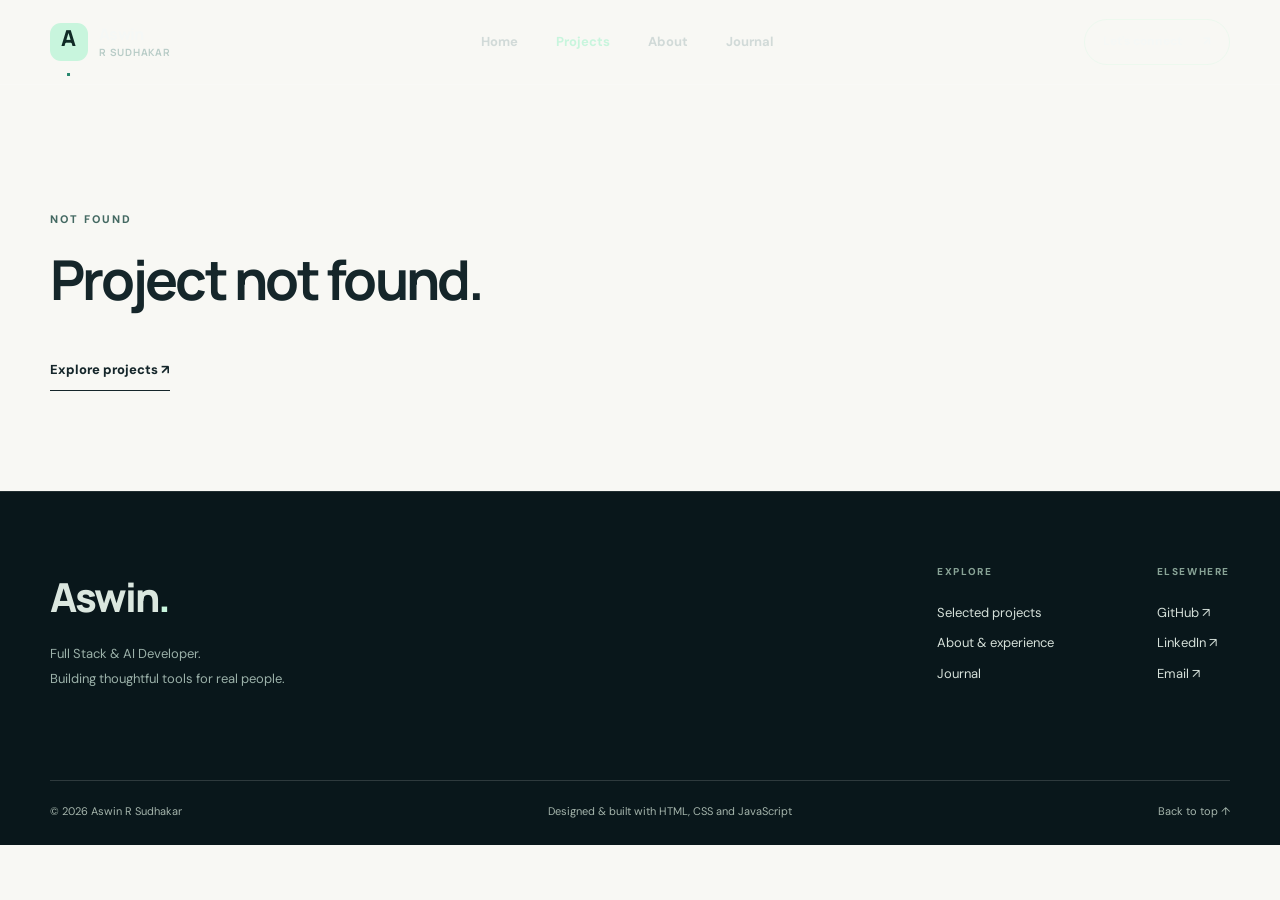
<file: project.html>
<!doctype html>
<html lang="en"><head><meta charset="utf-8"><meta name="viewport" content="width=device-width,initial-scale=1"><meta name="theme-color" content="#0c1b20"><meta name="description" content="Technical deep dives into Django, full-stack and AI engineering projects."><meta property="og:type" content="website"><meta property="og:title" content="Project Case Study | Aswin R Sudhakar"><meta property="og:description" content="Technical deep dives into Django, full-stack and AI engineering projects."><meta property="og:image" content="assets/photos/hero.webp"><title>Project Case Study | Aswin R Sudhakar</title><link rel="icon" type="image/svg+xml" href="favicon.svg"><link rel="preconnect" href="https://fonts.googleapis.com"><link rel="preconnect" href="https://fonts.gstatic.com" crossorigin><link href="https://fonts.googleapis.com/css2?family=DM+Sans:wght@400;500;600;700&family=Manrope:wght@400;500;600;700;800&family=Instrument+Serif:ital@0;1&display=swap" rel="stylesheet"><link rel="stylesheet" href="assets/style.css"><script src="assets/data.js" defer></script><script src="assets/app.js" defer></script></head>
<body id="top" data-page="projects" ><a class="skip-link" href="#main">Skip to content</a>
<div class="reading-progress" id="readingProgress" aria-hidden="true"></div>
<header class="site-header" id="siteHeader">
 <div class="container header-inner">
  <a class="brand" href="index.html" aria-label="Aswin R Sudhakar, homepage"><span class="brand-mark">A<span>.</span></span><span class="brand-copy">Aswin <small>R Sudhakar</small></span></a>
  <nav class="main-nav" aria-label="Primary navigation"><a href="index.html" data-page="home">Home</a><a href="projects.html" data-page="projects">Projects</a><a href="about.html" data-page="about">About</a><a href="blog.html" data-page="blog">Journal</a></nav>
  <div class="header-right"><a href="index.html#contact" class="header-cta">Let's connect <span aria-hidden="true">↗</span></a><button class="mobile-toggle" id="mobileToggle" aria-expanded="false" aria-controls="mobileMenu" aria-label="Open menu"><span></span><span></span></button></div>
 </div>
 <nav class="mobile-menu" id="mobileMenu" aria-label="Mobile navigation"><a href="index.html">Home</a><a href="projects.html">Projects</a><a href="about.html">About</a><a href="blog.html">Journal</a><a href="index.html#contact">Contact</a></nav>
</header><main id="main"><div id="projectDetail"><section class="loading-intro container"><p class="eyebrow">CASE STUDY</p><h1>Explore the projects.</h1><p><a href="projects.html">Return to all projects ↗</a></p></section></div></main><footer class="site-footer"><div class="container"><div class="footer-main"><div><a href="index.html" class="footer-brand">Aswin<span>.</span></a><p>Full Stack & AI Developer.<br>Building thoughtful tools for real people.</p></div><div class="footer-nav"><div><span>Explore</span><a href="projects.html">Selected projects</a><a href="about.html">About & experience</a><a href="blog.html">Journal</a></div><div><span>Elsewhere</span><a href="https://github.com/Aswin0004" target="_blank" rel="noopener noreferrer">GitHub ↗</a><a href="https://www.linkedin.com/in/aswin-r-sudhakar-761309316" target="_blank" rel="noopener noreferrer">LinkedIn ↗</a><a href="mailto:aswinsudhan0004@gmail.com">Email ↗</a></div></div></div><div class="footer-bottom"><span>© <span data-year></span> Aswin R Sudhakar</span><span>Designed & built with HTML, CSS and JavaScript</span><a href="#top">Back to top ↑</a></div></div></footer></body></html>
</file>
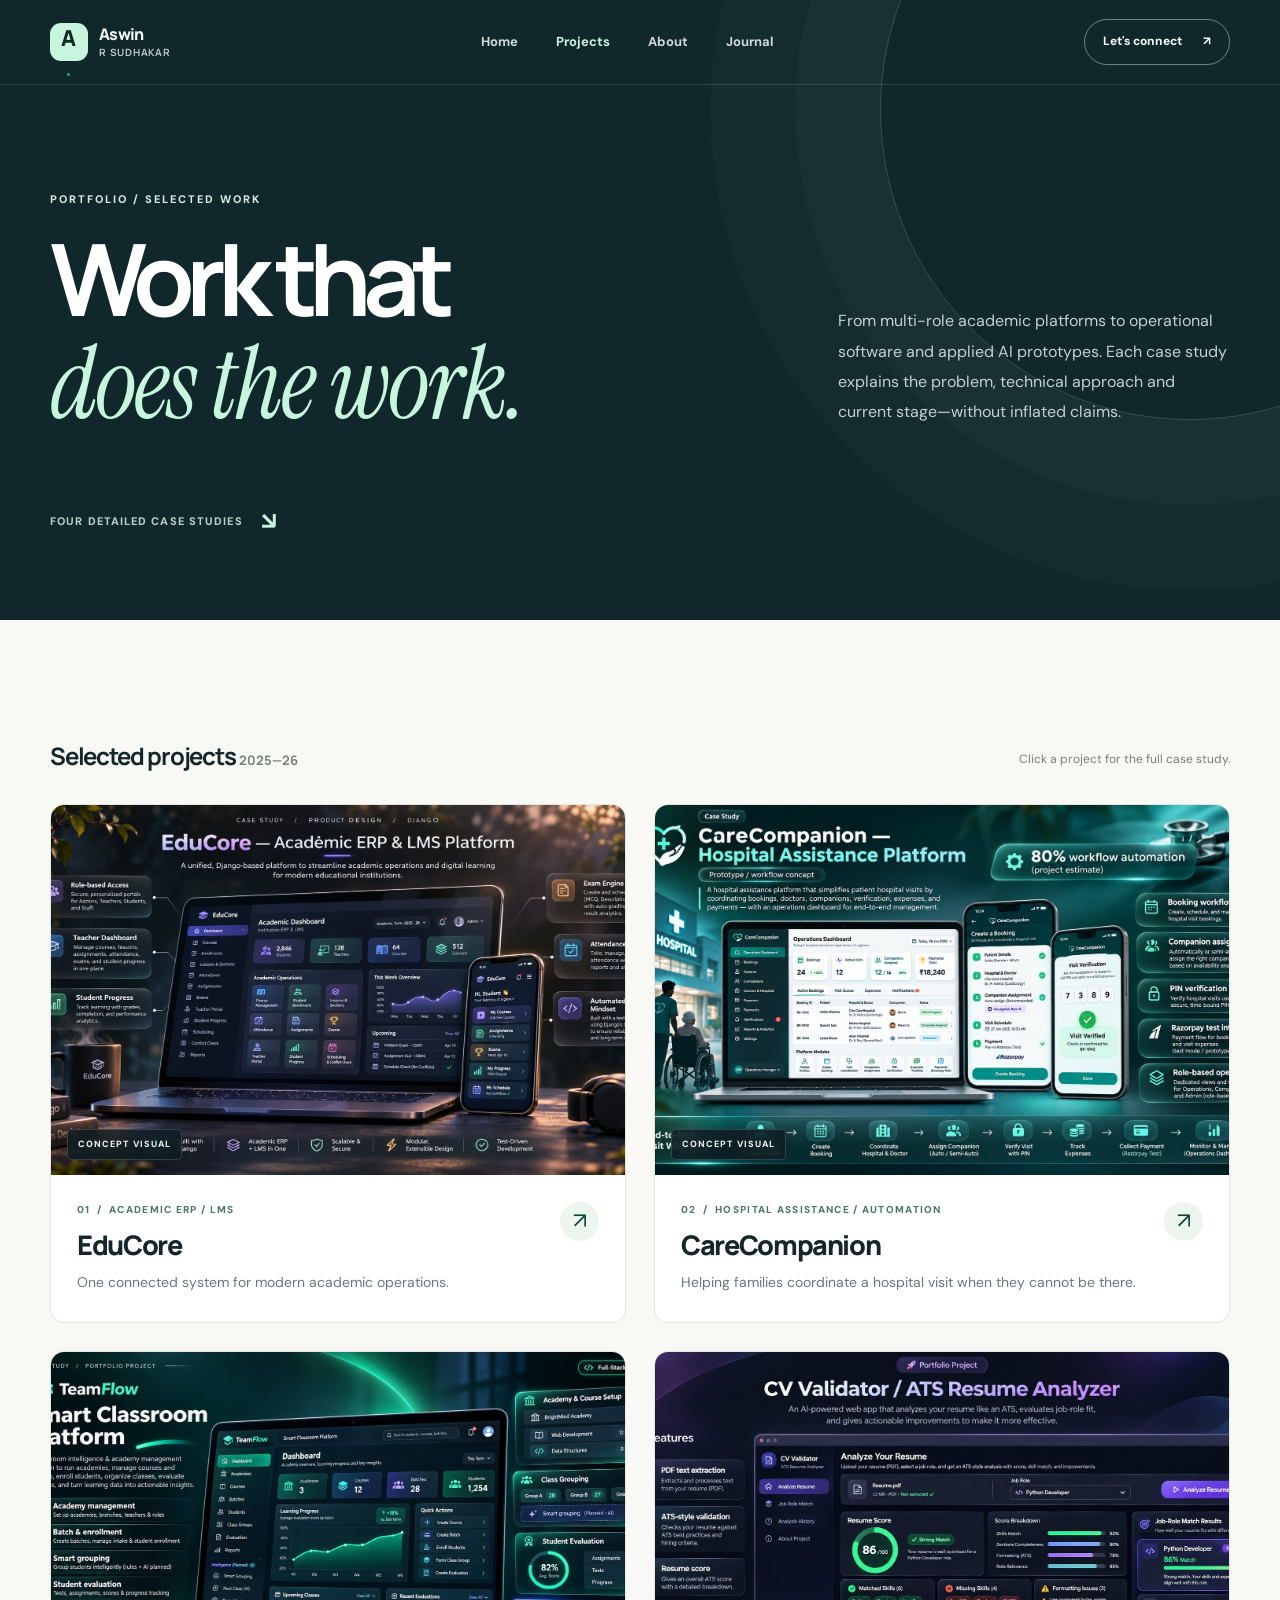
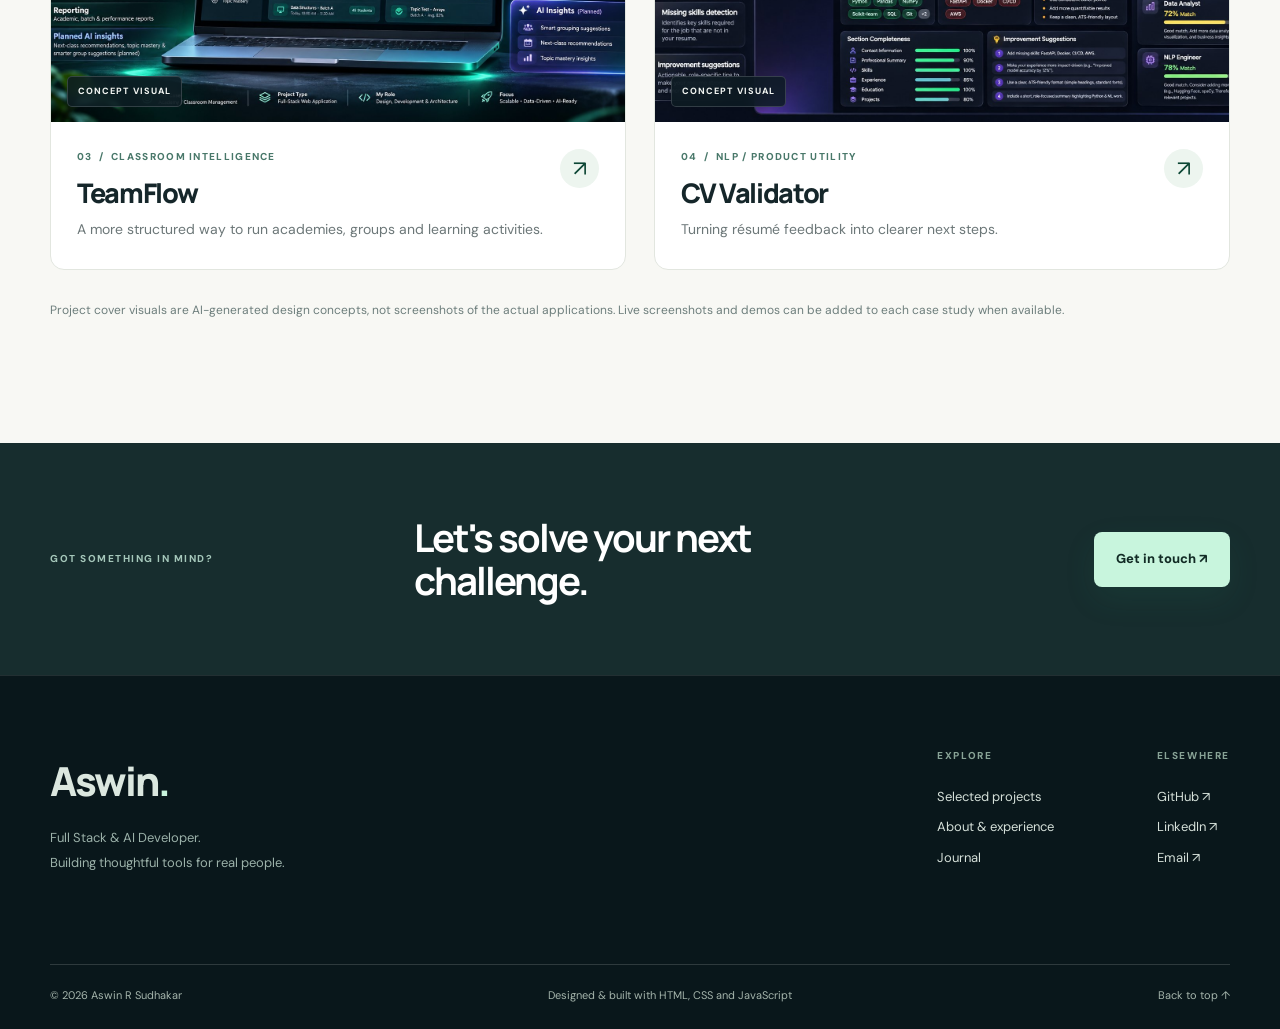
<file: projects.html>
<!doctype html>
<html lang="en"><head><meta charset="utf-8"><meta name="viewport" content="width=device-width,initial-scale=1"><meta name="theme-color" content="#0c1b20"><meta name="description" content="Selected full-stack, Django and AI projects, engineering case studies and prototypes by Aswin R Sudhakar."><meta property="og:type" content="website"><meta property="og:title" content="Projects | Aswin R Sudhakar"><meta property="og:description" content="Selected full-stack, Django and AI projects, engineering case studies and prototypes by Aswin R Sudhakar."><meta property="og:image" content="assets/photos/hero.webp"><title>Projects | Aswin R Sudhakar</title><link rel="icon" type="image/svg+xml" href="favicon.svg"><link rel="preconnect" href="https://fonts.googleapis.com"><link rel="preconnect" href="https://fonts.gstatic.com" crossorigin><link href="https://fonts.googleapis.com/css2?family=DM+Sans:wght@400;500;600;700&family=Manrope:wght@400;500;600;700;800&family=Instrument+Serif:ital@0;1&display=swap" rel="stylesheet"><link rel="stylesheet" href="assets/style.css"><script src="assets/data.js" defer></script><script src="assets/app.js" defer></script></head>
<body id="top" data-page="projects" ><a class="skip-link" href="#main">Skip to content</a>
<div class="reading-progress" id="readingProgress" aria-hidden="true"></div>
<header class="site-header" id="siteHeader">
 <div class="container header-inner">
  <a class="brand" href="index.html" aria-label="Aswin R Sudhakar, homepage"><span class="brand-mark">A<span>.</span></span><span class="brand-copy">Aswin <small>R Sudhakar</small></span></a>
  <nav class="main-nav" aria-label="Primary navigation"><a href="index.html" data-page="home">Home</a><a href="projects.html" data-page="projects">Projects</a><a href="about.html" data-page="about">About</a><a href="blog.html" data-page="blog">Journal</a></nav>
  <div class="header-right"><a href="index.html#contact" class="header-cta">Let's connect <span aria-hidden="true">↗</span></a><button class="mobile-toggle" id="mobileToggle" aria-expanded="false" aria-controls="mobileMenu" aria-label="Open menu"><span></span><span></span></button></div>
 </div>
 <nav class="mobile-menu" id="mobileMenu" aria-label="Mobile navigation"><a href="index.html">Home</a><a href="projects.html">Projects</a><a href="about.html">About</a><a href="blog.html">Journal</a><a href="index.html#contact">Contact</a></nav>
</header><main id="main"><section class="page-intro dark-intro"><div class="container"><p class="eyebrow on-dark">PORTFOLIO / SELECTED WORK</p><div class="page-intro-split"><h1>Work that<br><i>does the work.</i></h1><p>From multi-role academic platforms to operational software and applied AI prototypes. Each case study explains the problem, technical approach and current stage—without inflated claims.</p></div><div class="intro-count">FOUR DETAILED CASE STUDIES <span>↘</span></div></div></section><section class="section section-paper"><div class="container"><div class="project-toolbar"><h2>Selected projects <span>2025—26</span></h2><p>Click a project for the full case study.</p></div><div id="allProjects" class="project-grid"></div><p class="disclosure">Project cover visuals are AI-generated design concepts, not screenshots of the actual applications. Live screenshots and demos can be added to each case study when available.</p></div></section><section class="simple-cta"><div class="container"><span>GOT SOMETHING IN MIND?</span><h2>Let's solve your next challenge.</h2><a class="button button-lime" href="index.html#contact">Get in touch ↗</a></div></section></main><footer class="site-footer"><div class="container"><div class="footer-main"><div><a href="index.html" class="footer-brand">Aswin<span>.</span></a><p>Full Stack & AI Developer.<br>Building thoughtful tools for real people.</p></div><div class="footer-nav"><div><span>Explore</span><a href="projects.html">Selected projects</a><a href="about.html">About & experience</a><a href="blog.html">Journal</a></div><div><span>Elsewhere</span><a href="https://github.com/Aswin0004" target="_blank" rel="noopener noreferrer">GitHub ↗</a><a href="https://www.linkedin.com/in/aswin-r-sudhakar-761309316" target="_blank" rel="noopener noreferrer">LinkedIn ↗</a><a href="mailto:aswinsudhan0004@gmail.com">Email ↗</a></div></div></div><div class="footer-bottom"><span>© <span data-year></span> Aswin R Sudhakar</span><span>Designed & built with HTML, CSS and JavaScript</span><a href="#top">Back to top ↑</a></div></div></footer></body></html>
</file>
<file: assets/style.css>
:root{--ink:#15262a;--ink2:#243439;--dark:#0d1a20;--dark2:#12272b;--paper:#f8f8f4;--cream:#efeee7;--white:#fff;--muted:#647174;--line:#d9ddd8;--mint:#c8f5dd;--green:#2d6a58;--radius:16px;--max:1180px}
*,*::before,*::after{box-sizing:border-box}html{scroll-behavior:smooth;scroll-padding-top:88px}body{margin:0;color:var(--ink);background:var(--paper);font-family:'DM Sans',Arial,sans-serif;line-height:1.65;-webkit-font-smoothing:antialiased}body.menu-open{overflow:hidden}::selection{background:var(--mint);color:var(--dark)}a{color:inherit;text-decoration:none}button,input,select,textarea{font:inherit}button{cursor:pointer}img{display:block;width:100%;max-width:100%}h1,h2,h3,p{margin-top:0}h1,h2,h3{line-height:1.13}h1,h2,h3,.brand,.footer-brand{font-family:'Manrope','DM Sans',sans-serif;letter-spacing:-.05em}i{font-family:'Instrument Serif',Georgia,serif;font-weight:400;letter-spacing:-.02em}small{font-size:inherit}a:focus-visible,button:focus-visible,input:focus-visible,select:focus-visible,textarea:focus-visible{outline:3px solid #50ba8d;outline-offset:4px}.container{width:min(var(--max),calc(100% - 72px));margin:0 auto}.skip-link{position:fixed;top:-90px;left:20px;background:var(--mint);padding:12px 18px;z-index:10000}.skip-link:focus{top:10px}.reading-progress{height:3px;background:#6cc9a4;position:fixed;left:0;top:0;width:0;z-index:101;transition:width .1s}.site-header{position:absolute;top:0;left:0;right:0;z-index:90;color:#f5f8f6;border-bottom:1px solid rgba(255,255,255,.15);transition:background .25s,box-shadow .25s}.site-header.is-scrolled{position:fixed;background:rgba(11,26,31,.94);backdrop-filter:blur(15px);box-shadow:0 12px 36px rgba(0,0,0,.12)}.header-inner{height:84px;display:flex;align-items:center;justify-content:space-between;gap:20px}.brand{display:inline-flex;align-items:center;gap:11px;white-space:nowrap}.brand-mark{width:38px;height:38px;background:var(--mint);color:#102b26;border-radius:11px;display:grid;place-items:center;font:800 22px 'Manrope',sans-serif;letter-spacing:-.13em;padding-right:4px}.brand-mark span{color:#27876e}.brand-copy{font-size:16px;font-weight:800;line-height:1.15;letter-spacing:-.04em}.brand-copy small{display:block;color:#b8ccc7;font-size:10px;letter-spacing:.075em;text-transform:uppercase;margin-top:4px;font-weight:700}.main-nav{display:flex;align-items:center;gap:38px}.main-nav a{font-size:13px;font-weight:700;color:#d1dad8;transition:color .2s}.main-nav a:hover,.main-nav a[aria-current=page]{color:var(--mint)}.header-right{display:flex;gap:20px;align-items:center}.header-cta{font-size:12px;font-weight:800;border:1px solid rgba(221,247,231,.44);padding:12px 18px;border-radius:999px;white-space:nowrap;transition:background .2s,color .2s}.header-cta:hover{background:var(--mint);color:var(--dark)}.header-cta span{margin-left:18px}.mobile-toggle{display:none;border:1px solid rgba(255,255,255,.4);border-radius:12px;background:none;width:44px;height:42px;padding:12px}.mobile-toggle span{display:block;background:#fff;height:2px;width:100%;margin:5px 0;transition:transform .2s}.mobile-menu{display:none}
.eyebrow{text-transform:uppercase;font-size:11px;font-weight:800;letter-spacing:.18em;color:#446962;margin:0 0 20px;display:flex;align-items:center;gap:12px}.eyebrow.on-dark{color:#d6e8df}.eyebrow-dash{height:1px;width:26px;background:rgba(255,255,255,.5)}.pulse{width:8px;height:8px;border-radius:50%;background:#baf5d7;box-shadow:0 0 0 5px rgba(186,245,215,.1)}.button{border:0;display:inline-flex;align-items:center;justify-content:space-between;gap:35px;min-height:55px;border-radius:8px;padding:15px 22px;font-size:13px;font-weight:800;line-height:1.2;transition:transform .2s,background .2s,box-shadow .2s}.button:hover{transform:translateY(-3px)}.button-lime{color:#122b25;background:var(--mint);box-shadow:0 12px 32px rgba(41,146,111,.1)}.button-lime:hover{background:#e0ffe7}.button-dark{background:var(--dark);color:#fff}.button-dark:hover{background:#27443c}.button-text-light{color:#fff;background:transparent;border:1px solid rgba(255,255,255,.28)}.button-text-light:hover{border-color:#fff;background:rgba(255,255,255,.08)}.full-width{width:100%}.text-link{display:inline-flex;align-items:center;gap:23px;font-size:13px;font-weight:800;border-bottom:1px solid currentColor;padding-bottom:10px;transition:gap .2s}.text-link:hover{gap:34px}.section{padding:122px 0}.section-paper{background:var(--paper)}.section-cream{background:var(--cream)}.section-top{display:grid;grid-template-columns:1.35fr .65fr;align-items:end;gap:60px;margin-bottom:45px}.display-title{font-size:clamp(48px,5.6vw,83px);line-height:1.055;margin:0;font-weight:800;letter-spacing:-.075em}.display-title i{color:var(--green)}.section-aside{padding-bottom:8px;max-width:380px;justify-self:end}.section-aside p{color:#607073;font-size:16px;line-height:1.8;margin-bottom:25px}
.hero{min-height:730px;height:min(850px,100svh);position:relative;display:flex;color:#fff;overflow:hidden;background:#09202a}.hero-bg,.hero-shade{position:absolute;inset:0}.hero-bg img{height:100%;width:100%;object-fit:cover;object-position:center center}.hero-shade{background:linear-gradient(90deg,rgba(8,22,30,.76) 0%,rgba(8,22,30,.4) 42%,rgba(8,22,30,0) 72%),linear-gradient(0deg,rgba(8,22,30,.4),transparent 40%)}.hero-layout{position:relative;z-index:2;display:flex;flex-direction:column;justify-content:center;padding-top:135px;padding-bottom:62px;min-height:100%;width:min(var(--max),calc(100% - 72px))}.hero-copy{max-width:800px}.hero h1{font-size:clamp(62px,7.3vw,112px);line-height:1.02;letter-spacing:-.082em;margin:22px 0 27px;font-weight:800}.hero h1 i{color:var(--mint)}.hero-lede{max-width:520px;font-size:17px;color:#d8e2e2;line-height:1.85;margin-bottom:32px}.hero-actions{display:flex;gap:12px;flex-wrap:wrap}.hero-bottom{display:flex;align-items:center;justify-content:space-between;gap:20px;margin-top:auto;padding-top:38px;color:#dfebe7;font-size:10px;letter-spacing:.13em;font-weight:800}.hero-bottom a{font-size:11px;white-space:nowrap}.hero-line{display:inline-block;width:40px;height:1px;background:var(--mint);vertical-align:middle;margin-right:12px}.expertise-strip{background:#dcebe0;padding:17px 0}.strip-inner{display:flex;align-items:center;justify-content:space-between;gap:18px;overflow:hidden}.strip-inner>span:first-child{font-size:10px;font-weight:800;letter-spacing:.18em;white-space:nowrap;color:#3c6657}.strip-inner p{font-weight:700;font-size:12px;margin:0;white-space:nowrap}.strip-dot{font-size:15px;color:#73998c}
.project-grid{display:grid;grid-template-columns:repeat(2,minmax(0,1fr));gap:28px}.project-card{background:#fff;border:1px solid #e2e6df;border-radius:14px;display:block;overflow:hidden;transition:transform .26s,box-shadow .26s}.project-card:hover{transform:translateY(-6px);box-shadow:0 22px 45px rgba(17,41,40,.12)}.project-cover{position:relative;aspect-ratio:1.55;overflow:hidden;background:var(--dark)}.project-cover img{height:100%;width:100%;object-fit:cover;transition:transform .6s}.project-card:hover .project-cover img{transform:scale(1.045)}.cover-flag{position:absolute;bottom:15px;left:16px;background:rgba(13,27,35,.82);border:1px solid rgba(255,255,255,.16);color:#f1f4f1;font-size:9px;font-weight:800;letter-spacing:.12em;padding:7px 10px;border-radius:5px;backdrop-filter:blur(8px)}.project-info{display:flex;gap:16px;justify-content:space-between;padding:27px 26px 28px}.project-meta,.post-meta{color:#49786a;font-size:10px;letter-spacing:.13em;text-transform:uppercase;font-weight:800;margin-bottom:12px}.project-info h3{font-size:27px;margin:0 0 10px;font-weight:800}.project-info p{color:#6c7778;line-height:1.65;font-size:14px;margin:0}.card-arrow{flex:0 0 39px;width:39px;height:39px;border-radius:50%;background:#edf5ef;color:#0c4634;font-size:22px;display:grid;place-items:center;transition:background .2s}.project-card:hover .card-arrow{background:var(--mint)}.disclosure{font-size:12px;color:#6d7e7c;line-height:1.7;margin:30px 0 0}
.dark-feature{background:var(--dark);color:#eaf0eb;position:relative}.dark-feature:before{content:'';position:absolute;right:-120px;top:-100px;width:630px;height:600px;border-radius:50%;background:radial-gradient(circle,rgba(75,146,130,.14),transparent 72%);pointer-events:none}.feature-head{max-width:870px;position:relative}.display-title.inverse{color:#f5f9f5}.display-title.inverse i{color:var(--mint)}.feature-head>p:last-child{margin:25px 0 50px;color:#b5c5c1;font-size:16px;max-width:560px}.capabilities{display:grid;grid-template-columns:repeat(3,minmax(0,1fr));gap:16px}.capabilities article{background:#14262b;border:1px solid rgba(242,255,247,.12);border-radius:12px;padding:30px;position:relative;min-height:290px}.cap-num{font-size:12px;color:#8ebbae;font-weight:700;letter-spacing:.15em}.cap-icon{margin:28px 0;font:700 31px 'Manrope';color:var(--mint);width:53px;height:53px;display:grid;place-items:center;border-radius:12px;background:#243c3b}.capabilities h3{font-size:19px;letter-spacing:-.04em;margin-bottom:12px}.capabilities p{font-size:13px;color:#b5c3c0;line-height:1.8;margin-bottom:23px}.capabilities small{font-size:11px;color:#a7e5c4}
.about-feature{background:#f1f0eb}.about-feature-grid{display:grid;grid-template-columns:.83fr 1.17fr;align-items:center;gap:clamp(60px,9vw,130px)}.about-visual{position:relative;max-width:480px;border-radius:13px;overflow:hidden;height:600px;background:#183a39}.about-visual img{height:100%;object-fit:cover;object-position:center 26%}.photo-stamp{position:absolute;bottom:19px;right:19px;background:var(--mint);padding:16px 19px;border-radius:8px;color:var(--dark);font-size:10px;letter-spacing:.1em;font-weight:800}.about-feature-text .display-title{font-size:clamp(44px,5vw,72px);margin-bottom:26px}.about-feature-text>p:not(.eyebrow){color:#5d6b6c;line-height:1.88;font-size:15px}.mini-tags{display:flex;gap:10px;flex-wrap:wrap;margin:27px 0 33px}.mini-tags span{font-size:11px;border:1px solid #c7d0c9;border-radius:999px;padding:8px 13px;font-weight:700;color:#425951}
.wide-image-section{height:530px;position:relative;overflow:hidden;color:#fff;display:flex;align-items:center}.wide-image-section>img,.wide-image-shade{position:absolute;inset:0;width:100%;height:100%}.wide-image-section>img{object-fit:cover;object-position:50% 50%}.wide-image-shade{background:linear-gradient(90deg,rgba(3,22,30,.79),rgba(3,22,30,.27) 68%,rgba(3,22,30,.12))}.wide-image-content{position:relative;z-index:1}.wide-image-content h2{font-size:clamp(52px,5.8vw,78px);line-height:1.07;margin:0 0 18px}.wide-image-content h2 i{color:#c5f4dc}.wide-image-content p:last-child{max-width:460px;color:#dae4e1}.posts-grid{display:grid;grid-template-columns:repeat(3,minmax(0,1fr));gap:24px}.post-card{display:block;min-width:0}.post-image{aspect-ratio:1.35;border-radius:11px;overflow:hidden;background:#20353b;margin-bottom:19px}.post-image img{height:100%;object-fit:cover;transition:transform .6s}.post-card:hover img{transform:scale(1.06)}.post-card h3{font-size:22px;line-height:1.27;margin:0 0 10px;letter-spacing:-.04em}.post-card>p{font-size:13px;line-height:1.75;color:#637272;margin:0}
.contact-section{background:#0c1b20;color:#e7eee9;padding:112px 0;position:relative;overflow:hidden}.contact-section:before{content:"";position:absolute;left:-260px;bottom:-300px;width:720px;height:720px;border-radius:50%;background:radial-gradient(circle,rgba(53,114,104,.16),transparent 67%)}.contact-grid{display:grid;grid-template-columns:1.2fr .8fr;gap:clamp(50px,8vw,120px);position:relative}.contact-copy h2{font-size:clamp(60px,6vw,90px);margin:0 0 25px}.contact-copy h2 i{color:var(--mint)}.contact-copy>p:not(.eyebrow){font-size:15px;color:#b7c7c3;line-height:1.85;max-width:450px;margin-bottom:38px}.contact-email{font-size:clamp(16px,1.6vw,23px);font-weight:800;border-bottom:1px solid rgba(220,240,230,.5);padding-bottom:12px;display:inline-flex;gap:20px;max-width:100%;overflow-wrap:anywhere}.contact-email span{color:var(--mint)}.contact-links{display:flex;gap:24px;flex-wrap:wrap;margin-top:36px}.contact-links a{font-size:13px;color:#c8d8d1}.contact-links a:hover{color:var(--mint)}.contact-card{background:#f6f7f3;color:#16282a;border-radius:16px;padding:30px;box-shadow:0 18px 50px rgba(0,0,0,.1)}.contact-card-top{display:flex;gap:15px;align-items:center;margin-bottom:22px}.contact-card-top img{height:59px;width:59px;object-fit:cover;border-radius:12px}.contact-card-top strong{display:block;font-size:17px;line-height:1.25}.contact-card-top span{display:block;font-size:12px;color:#71817b;line-height:1.5;margin-top:4px}.contact-card form{display:grid;gap:9px}.contact-card label{font-size:11px;text-transform:uppercase;letter-spacing:.075em;font-weight:800;color:#536562;margin-top:9px}.contact-card input,.contact-card textarea,.contact-card select{border-radius:7px;border:1px solid #d8e0d9;background:#fff;min-height:48px;color:#132c2b;padding:10px 13px;max-width:100%}.contact-card textarea{min-height:95px;resize:vertical}.contact-card .button{margin-top:12px}.form-note{font-size:11px;line-height:1.6;color:#65746f;margin:4px 0 0}
.site-footer{background:#09171b;color:#dbe7df;padding:72px 0 25px;border-top:1px solid rgba(255,255,255,.1)}.footer-main{display:flex;align-items:start;justify-content:space-between;gap:40px;padding-bottom:75px}.footer-brand{font-size:40px;font-weight:800}.footer-brand span{color:var(--mint)}.footer-main p{font-size:13px;color:#9bb1a9;line-height:1.9;margin-top:12px}.footer-nav{display:flex;gap:clamp(60px,8vw,130px)}.footer-nav>div{display:grid;gap:9px}.footer-nav span{font-size:10px;letter-spacing:.16em;text-transform:uppercase;color:#88a396;font-weight:800;margin-bottom:12px}.footer-nav a{font-size:13px;color:#d5e0d9}.footer-nav a:hover{color:var(--mint)}.footer-bottom{border-top:1px solid rgba(255,255,255,.15);padding-top:21px;display:flex;justify-content:space-between;gap:20px;font-size:11px;color:#a5b5ac}
/* Inner page heroes */
.page-intro{padding:190px 0 80px}.dark-intro{background:#10272c;color:#fff;position:relative;overflow:hidden}.dark-intro:after{content:'';width:620px;height:620px;position:absolute;top:-200px;right:-220px;border:1px solid rgba(192,247,214,.2);border-radius:50%;box-shadow:0 0 0 85px rgba(192,247,214,.025),0 0 0 170px rgba(192,247,214,.02)}.page-intro-split{display:grid;grid-template-columns:1.3fr .7fr;gap:60px;align-items:end;position:relative;z-index:1}.page-intro h1,.about-hero h1,.blog-hero h1{font-size:clamp(65px,7.8vw,112px);line-height:1.02;letter-spacing:-.085em;margin:0}.page-intro h1 i,.about-hero h1 i,.blog-hero h1 i{color:var(--mint)}.page-intro-split>p{font-size:16px;line-height:1.9;color:#c2d2cf;max-width:420px;margin-bottom:8px}.intro-count{margin-top:65px;display:flex;gap:18px;align-items:center;font-weight:800;letter-spacing:.1em;color:#b9cfc7;font-size:11px}.intro-count span{color:var(--mint);font-size:24px}.project-toolbar{display:flex;align-items:end;justify-content:space-between;gap:20px;margin-bottom:34px}.project-toolbar h2{font-size:24px;margin:0}.project-toolbar h2 span{font-size:13px;letter-spacing:0;color:#73827b}.project-toolbar>p{font-size:12px;color:#73827b;margin:0}.simple-cta{background:#172d2e;color:#fff;padding:73px 0}.simple-cta .container{display:flex;align-items:center;justify-content:space-between;gap:30px;flex-wrap:wrap}.simple-cta span{color:#a5c7ba;font-size:10px;letter-spacing:.15em;font-weight:800}.simple-cta h2{font-size:clamp(25px,3vw,40px);margin:0;max-width:480px}
/* About */
.about-hero{background:#0e2329;color:#fff;overflow:hidden}.about-hero-layout{display:grid;grid-template-columns:1.15fr .85fr;min-height:680px;gap:30px;align-items:center;padding-top:130px}.about-hero-copy{padding:50px 0 110px}.about-hero-copy h1{margin:20px 0 24px}.about-hero-copy>p:not(.eyebrow){color:#c9d8d2;font-size:17px;line-height:1.8;max-width:520px}.about-hero-copy .button{margin-top:20px}.about-hero-portrait{height:580px;align-self:end;position:relative}.about-hero-portrait img{width:100%;height:100%;object-fit:cover;object-position:50% 35%;border-radius:200px 200px 0 0}.about-story-grid{display:grid;grid-template-columns:1fr 1fr;gap:70px}.about-story-grid h2{font-size:clamp(45px,5vw,72px)}.prose-lead p{font-size:16px;line-height:1.9;color:#586968;margin-bottom:21px}.timeline{margin-top:20px}.timeline-item{display:grid;grid-template-columns:210px 1fr 55px;align-items:start;gap:50px;padding:38px 0;border-top:1px solid #d6dbd3}.timeline-item:last-child{border-bottom:1px solid #d6dbd3}.timeline-date{font-size:11px;letter-spacing:.1em;color:#637d73;font-weight:800;padding-top:8px}.timeline-item h3{font-size:26px;margin:0 0 9px}.timeline-company{font-size:13px;font-weight:800;color:#3a7162}.timeline-item p{font-size:14px;color:#65716b;line-height:1.85;max-width:660px;margin-top:14px;margin-bottom:0}.timeline-count{font-size:13px;color:#a2aaa2;text-align:right}.skill-columns{display:grid;grid-template-columns:repeat(4,1fr);gap:1px;background:#d8e0d8;border:1px solid #d8e0d8;margin-top:40px;border-radius:11px;overflow:hidden}.skill-columns>div{background:#fff;padding:30px 25px;min-height:205px}.skill-columns span{font-size:11px;color:#8a9c90;font-weight:800}.skill-columns h3{font-size:22px;margin:28px 0 13px}.skill-columns p{font-size:13px;color:#697a74;line-height:1.85;margin:0}.about-outside{display:grid;grid-template-columns:1fr 1fr;min-height:540px;background:#e5ece5}.about-outside-photo{max-height:560px;overflow:hidden}.about-outside-photo img{height:100%;object-fit:cover;object-position:50% 37%}.about-outside-copy{padding:80px max(36px,calc((100vw - var(--max))/2)) 60px clamp(45px,7vw,120px);display:flex;flex-direction:column;align-items:flex-start;justify-content:center}.about-outside-copy h2{font-size:clamp(45px,4.3vw,67px);margin:0 0 21px}.about-outside-copy h2 i{color:#2d6a58}.about-outside-copy>p:not(.eyebrow){font-size:15px;line-height:1.9;color:#5a6b62;max-width:420px}
/* Blog */
.blog-hero{height:600px;position:relative;display:flex;align-items:center;color:#fff;overflow:hidden}.blog-hero-photo,.blog-hero-overlay{position:absolute;inset:0}.blog-hero-photo img{width:100%;height:100%;object-fit:cover}.blog-hero-overlay{background:linear-gradient(90deg,rgba(7,25,27,.84),rgba(7,25,27,.3) 75%),linear-gradient(0deg,rgba(3,14,15,.2),transparent)}.blog-hero-inner{position:relative;z-index:1;padding-top:80px}.blog-hero-inner h1{margin:0 0 27px}.blog-hero-inner>p:last-child{max-width:480px;color:#e1ece4}.journal-controls{display:flex;justify-content:space-between;gap:25px;align-items:end;margin-bottom:38px}.journal-controls h2{font-size:37px;margin:0}.filters{display:flex;gap:8px;flex-wrap:wrap}.filter{background:#fff;border:1px solid #d6dfd8;padding:10px 14px;border-radius:100px;font-size:11px;font-weight:800;color:#53675d;transition:background .2s,color .2s}.filter:hover,.filter.active{background:#14332e;color:#fff;border-color:#14332e}.posts-grid-full{row-gap:52px}
/* Detail pages */
.loading-intro{padding:210px 0 100px}.loading-intro h1{font-size:55px}.detail-hero{background:#0e2228;color:#fff;padding:175px 0 95px}.detail-back{display:inline-block;color:#b7e5cf;font-size:12px;font-weight:800;margin-bottom:40px}.detail-hero h1{font-size:clamp(65px,7vw,108px);letter-spacing:-.07em;line-height:1.03;margin:0 0 22px}.detail-hero h1 i{color:var(--mint)}.detail-hero .summary{font-size:18px;color:#c3d4ce;max-width:780px;line-height:1.8;margin-bottom:32px}.detail-hero-tags{display:flex;gap:10px;flex-wrap:wrap}.detail-hero-tags span{font-size:11px;font-weight:800;border:1px solid rgba(213,238,225,.25);border-radius:999px;padding:8px 14px;color:#d5e9df}.case-media{margin-top:-54px;position:relative;z-index:1}.case-media img{border-radius:14px;width:100%;max-height:640px;object-fit:cover;box-shadow:0 25px 55px rgba(0,0,0,.12)}.caption{font-size:11px;color:#687a74;line-height:1.7;margin:12px 0 0}.case-details{padding:80px 0 115px}.case-meta{display:grid;grid-template-columns:repeat(3,1fr);border-top:1px solid var(--line);border-bottom:1px solid var(--line);margin-bottom:70px;padding:25px 0;gap:30px}.case-meta>div>span{display:block;font-size:10px;color:#789187;font-weight:800;letter-spacing:.14em;text-transform:uppercase;margin-bottom:7px}.case-meta strong{font-size:14px}.case-layout{display:grid;grid-template-columns:260px 1fr;gap:75px}.case-side{position:sticky;top:115px;align-self:start}.case-side strong{display:block;font-size:12px;letter-spacing:.12em;margin-bottom:20px}.case-side a{display:block;font-size:13px;color:#5d786c;margin:14px 0}.case-side a:hover{color:#0d5a4b}.case-body section{padding-bottom:48px;margin-bottom:48px;border-bottom:1px solid var(--line)}.case-body section:last-child{border:0}.case-body h2{font-size:clamp(30px,3.3vw,46px);margin:0 0 20px}.case-body h2 i{color:#35715e}.case-body p{font-size:15px;color:#63736b;line-height:1.95}.case-features{display:grid;grid-template-columns:1fr 1fr;gap:18px}.case-feature{padding:21px;border:1px solid var(--line);background:#fff;border-radius:10px}.case-feature span{font-size:11px;color:#6d917f;font-weight:800}.case-feature h3{font-size:17px;margin:11px 0}.case-feature p{font-size:13px;margin:0;line-height:1.75}.stack-tags{display:flex;gap:9px;flex-wrap:wrap;margin:24px 0}.stack-tags span{background:#e6eee6;color:#36564c;padding:9px 12px;font-size:11px;border-radius:6px;font-weight:800}.case-gallery{display:grid;grid-template-columns:repeat(2,minmax(0,1fr));gap:20px}.gallery-card{border:1px solid var(--line);border-radius:10px;overflow:hidden;background:#fff}.gallery-card img{width:100%;aspect-ratio:1.4;object-fit:cover}.gallery-card figcaption{font-size:13px;padding:14px 16px;color:#63706b}.gallery-card figcaption strong{display:block;color:var(--ink)}.gallery-empty{background:#eef1eb;border:1px dashed #b8c7ba;border-radius:10px;padding:35px;text-align:center}.gallery-empty p{margin:0;font-size:14px}.case-links{display:flex;gap:12px;flex-wrap:wrap}.case-links .button{min-height:46px}.case-next{background:#17322d;color:#fff;padding:70px 0}.case-next .container{display:flex;align-items:center;justify-content:space-between;gap:20px}.case-next small{font-weight:800;font-size:11px;color:#b1d4c3}.case-next h2{font-size:40px;margin:13px 0 0}.case-next a{white-space:nowrap}
.article-hero{padding:180px 0 60px;background:#122a2c;color:white}.article-hero h1{max-width:950px;font-size:clamp(55px,6.5vw,93px);line-height:1.07;margin:18px 0 25px}.article-hero .article-excerpt{color:#c9dbd2;font-size:18px;max-width:740px}.article-meta{color:#b7d7c9;font-size:11px;letter-spacing:.14em;font-weight:800}.article-photo{width:min(1100px,calc(100% - 72px));margin:45px auto 0}.article-photo img{max-height:570px;object-fit:cover;border-radius:11px}.article-layout{display:grid;grid-template-columns:230px 1fr;gap:70px;padding:80px 0 100px}.article-side{font-size:12px;font-weight:800;color:#4d7462}.article-copy{max-width:780px}.article-copy section{margin-bottom:43px}.article-copy h2{font-size:30px;margin-bottom:15px}.article-copy p{font-size:17px;line-height:1.95;color:#5d7169}.article-exit{display:inline-flex;margin-top:20px}
/* Reveals progressively enhance and never hide the page without JS */
.js-ready .reveal{opacity:0;transform:translateY(26px);transition:opacity .72s ease,transform .72s cubic-bezier(.2,.65,.25,1)}.js-ready .reveal.visible{opacity:1;transform:translateY(0)}
@media(max-width:1100px){.main-nav{gap:22px}.container{width:calc(100% - 56px)}.hero h1{font-size:clamp(60px,7.4vw,90px)}.about-feature-grid{gap:60px}.skill-columns{grid-template-columns:repeat(2,1fr)}.strip-inner p:nth-of-type(4),.strip-inner .strip-dot:nth-last-child(2){display:none}}
@media(max-width:800px){.main-nav,.header-cta{display:none}.mobile-toggle{display:block}.mobile-menu{display:none;position:absolute;top:84px;left:0;right:0;background:#10262b;padding:18px 28px 30px;border-top:1px solid rgba(255,255,255,.15);box-shadow:0 30px 40px rgba(0,0,0,.25)}.mobile-menu.open{display:grid}.mobile-menu a{color:#fff;font-size:16px;font-weight:700;padding:14px 0;border-bottom:1px solid rgba(255,255,255,.12)}.container{width:calc(100% - 42px)}.hero{height:auto;min-height:790px}.hero-layout{width:calc(100% - 42px);padding-top:190px}.hero h1{font-size:clamp(60px,10vw,82px)}.hero-bg img{object-position:67% center}.hero-shade{background:linear-gradient(90deg,rgba(8,21,27,.9),rgba(8,21,27,.38) 88%),linear-gradient(0deg,rgba(6,20,24,.5),transparent)}.hero-lede{max-width:490px}.strip-inner{justify-content:flex-start}.strip-inner>span:first-child{display:none}.strip-inner p:nth-of-type(3),.strip-inner .strip-dot:nth-of-type(3){display:none}.section{padding:86px 0}.section-top,.about-feature-grid,.contact-grid,.about-story-grid,.case-layout,.article-layout{grid-template-columns:1fr;gap:35px}.section-aside{justify-self:start}.about-visual{height:500px;width:min(100%,510px)}.about-feature-grid{gap:35px}.capabilities{grid-template-columns:1fr}.capabilities article{min-height:auto}.contact-grid{gap:52px}.page-intro-split{grid-template-columns:1fr;gap:25px}.page-intro{padding-top:170px}.about-hero-layout{grid-template-columns:1fr 1fr}.about-hero-portrait{height:490px}.about-hero h1{font-size:clamp(48px,7vw,75px)}.about-hero-copy{padding-bottom:70px}.timeline-item{grid-template-columns:155px 1fr 35px;gap:25px}.about-outside-copy{padding:50px}.case-side{position:static;display:none}.case-details{padding-top:55px}.article-side{display:none}.footer-main{gap:25px}.footer-nav{gap:55px}}
@media(max-width:600px){.header-inner{height:75px}.mobile-menu{top:75px}.brand-copy{font-size:14px}.container{width:calc(100% - 36px)}.hero{min-height:750px}.hero-layout{width:calc(100% - 36px);padding-top:155px;padding-bottom:34px}.hero h1{font-size:clamp(51px,10vw,70px);letter-spacing:-.079em}.hero-lede{font-size:15px;max-width:385px}.hero-bg img{object-position:62% center}.hero-bottom{font-size:9px}.hero-bottom a{display:none}.hero-actions .button{min-height:50px;padding:15px 16px;gap:18px}.eyebrow{font-size:9px;letter-spacing:.12em}.expertise-strip{padding:14px 0}.strip-inner p{font-size:11px}.strip-inner p:nth-of-type(n+3){display:none}.strip-inner .strip-dot:nth-of-type(n+2){display:none}.section{padding:70px 0}.display-title{font-size:clamp(45px,11vw,62px)}.section-top{gap:24px;margin-bottom:31px}.project-grid,.posts-grid,.case-features,.case-gallery{grid-template-columns:1fr}.project-grid{gap:18px}.project-info{padding:22px}.project-info h3{font-size:23px}.about-visual{height:440px}.about-feature-text .display-title{font-size:clamp(43px,10vw,60px)}.wide-image-section{height:490px}.wide-image-content h2{font-size:clamp(46px,11vw,62px)}.wide-image-section>img{object-position:68% center}.post-image{aspect-ratio:1.6}.contact-section{padding:76px 0}.contact-copy h2{font-size:clamp(48px,11vw,66px)}.contact-email{font-size:16px}.contact-card{padding:22px}.footer-main,.footer-bottom{display:grid;gap:30px}.footer-nav{gap:50px}.footer-bottom{gap:12px}.page-intro{padding:158px 0 64px}.page-intro h1,.about-hero h1,.blog-hero h1{font-size:clamp(52px,12vw,77px)}.page-intro-split p{font-size:14px}.intro-count{margin-top:35px}.project-toolbar{align-items:start;display:grid;gap:7px}.about-hero-layout{display:flex;flex-direction:column;gap:0;align-items:stretch;padding-top:135px}.about-hero-copy{padding:30px 0 0}.about-hero-portrait{height:370px;width:80%;align-self:flex-end;margin-top:35px}.about-hero-portrait img{object-position:50% 23%}.timeline-item{grid-template-columns:1fr 30px;gap:8px;padding:30px 0}.timeline-date{grid-column:1/3;padding:0;margin-bottom:7px}.timeline-item h3{font-size:22px}.timeline-count{grid-column:2;grid-row:2}.skill-columns{grid-template-columns:1fr 1fr}.skill-columns>div{padding:18px;min-height:175px}.skill-columns h3{font-size:18px;margin-top:23px}.skill-columns p{font-size:11px}.about-outside{grid-template-columns:1fr}.about-outside-photo{max-height:430px}.about-outside-copy{padding:55px 26px}.blog-hero{height:550px}.blog-hero-photo img{object-position:57% center}.blog-hero-inner h1{font-size:clamp(53px,12vw,79px)}.journal-controls{display:grid;gap:23px}.filters{gap:7px}.filter{padding:9px 12px}.detail-hero{padding:155px 0 80px}.detail-hero h1{font-size:clamp(52px,12vw,80px)}.detail-hero .summary{font-size:15px}.case-media{margin-top:-35px}.case-media img{border-radius:9px}.case-meta{grid-template-columns:1fr 1fr;gap:24px;margin-bottom:45px}.case-body h2{font-size:33px}.case-details{padding:55px 0 85px}.case-next .container{display:grid;gap:25px}.case-next h2{font-size:30px}.article-hero{padding:160px 0 42px}.article-hero h1{font-size:clamp(45px,11vw,69px)}.article-photo{width:calc(100% - 36px)}.article-layout{padding:55px 0 70px}.article-copy p{font-size:15px}.simple-cta{padding:60px 0}.simple-cta h2{font-size:29px}}
@media(prefers-reduced-motion:reduce){html{scroll-behavior:auto}*,*::before,*::after{animation-duration:.01ms!important;transition-duration:.01ms!important}.js-ready .reveal{opacity:1;transform:none}}
</file>
